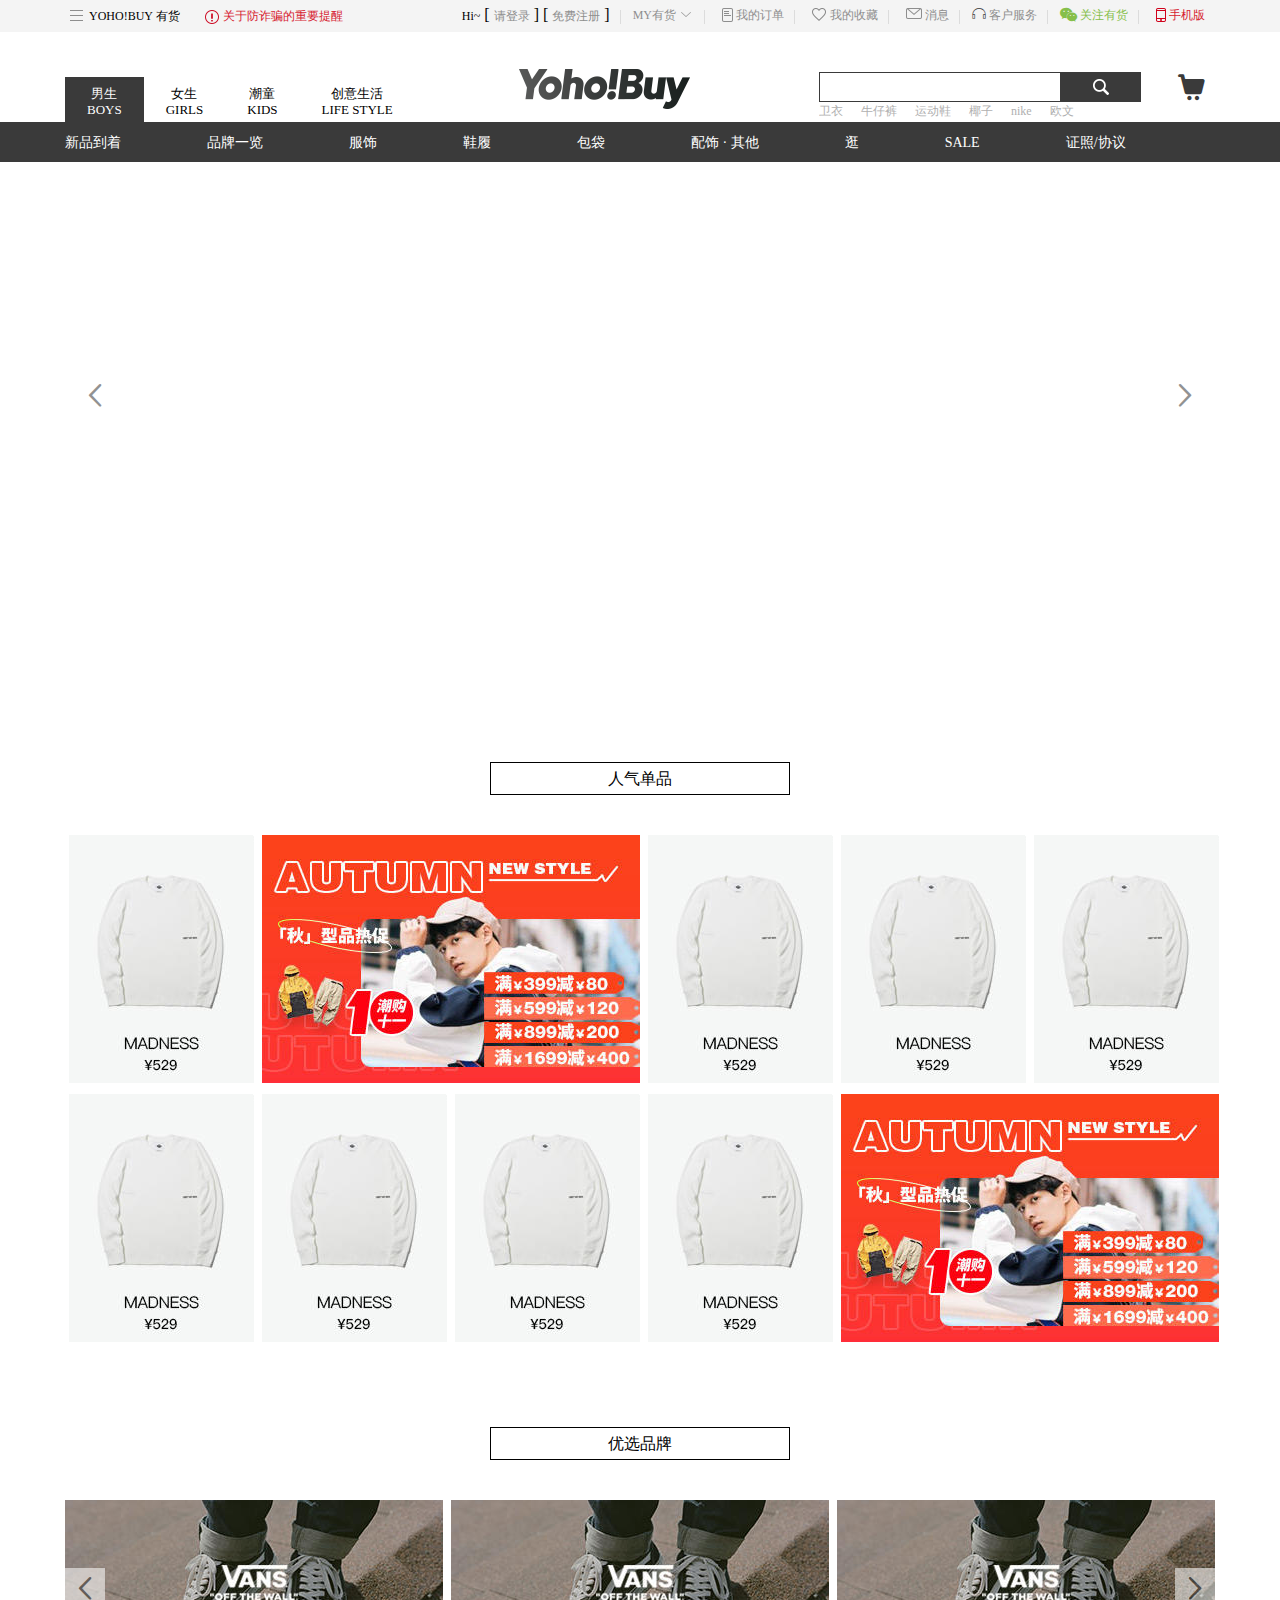
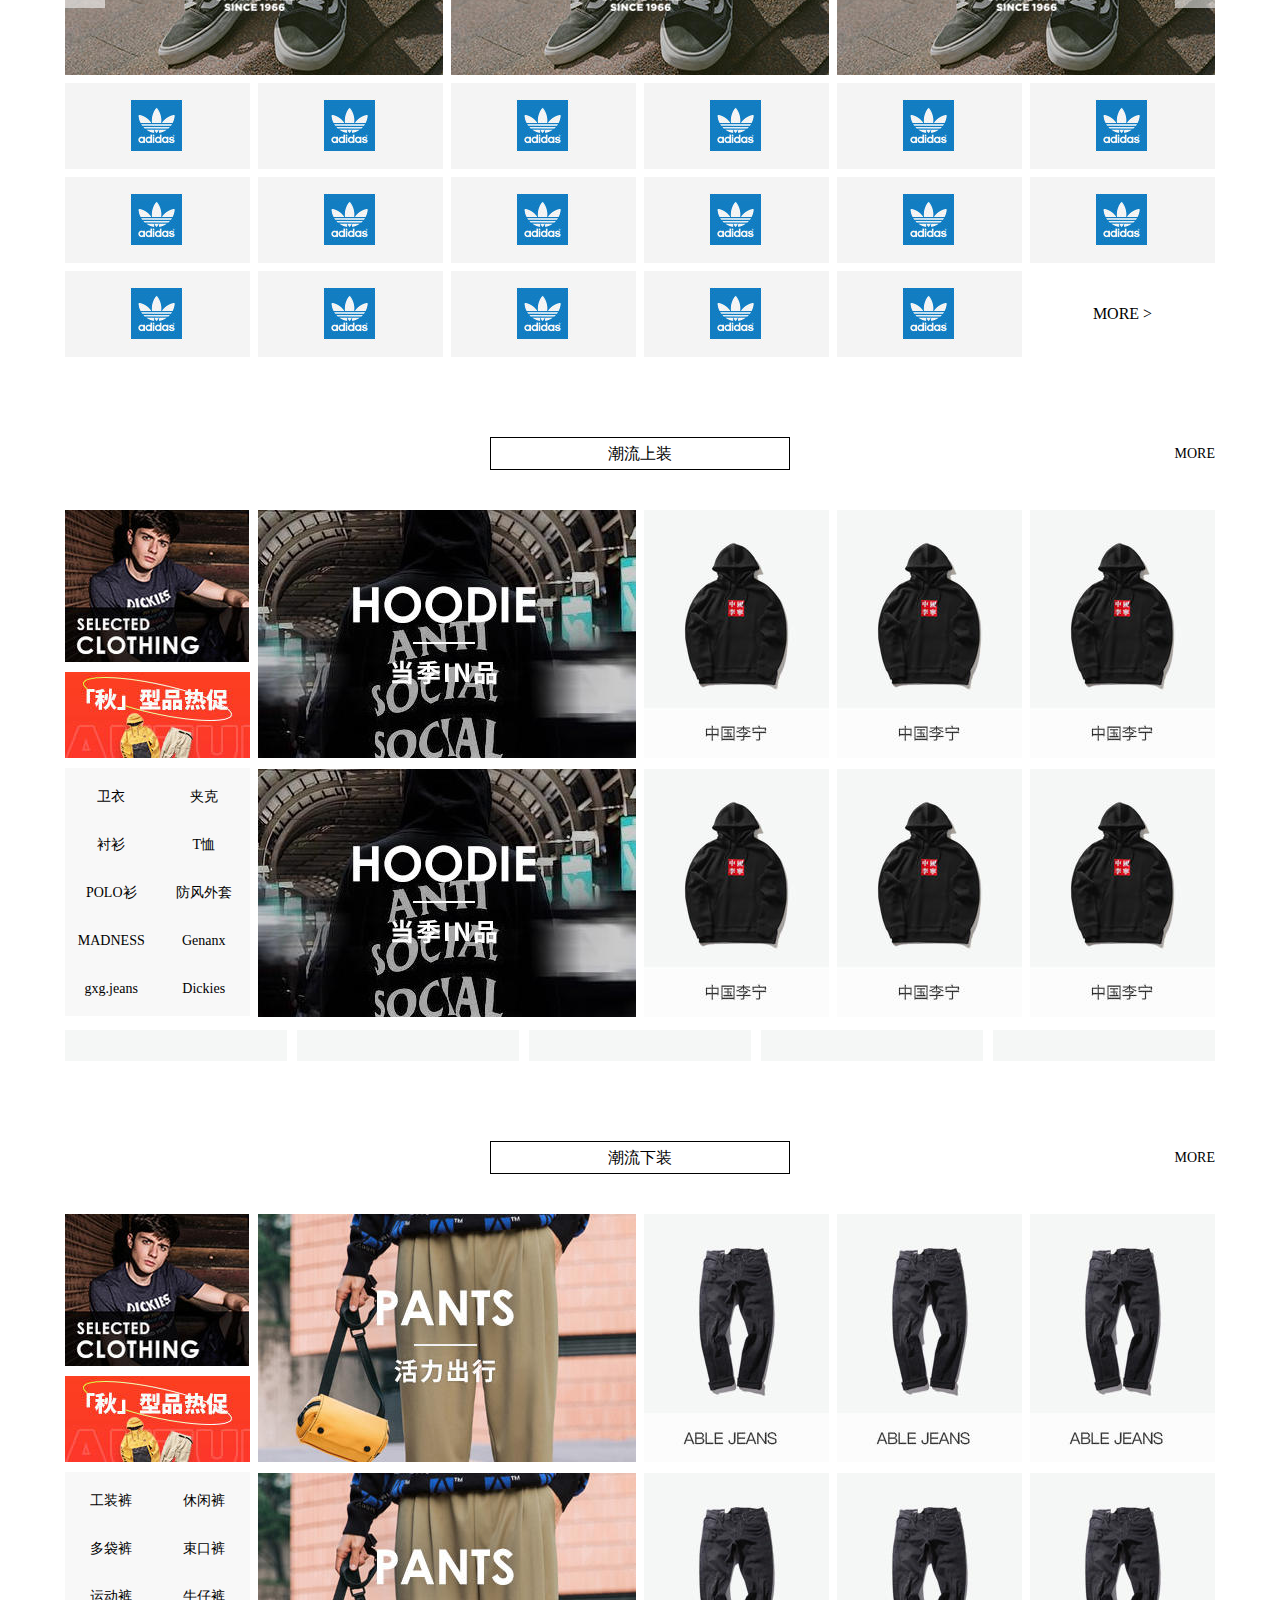
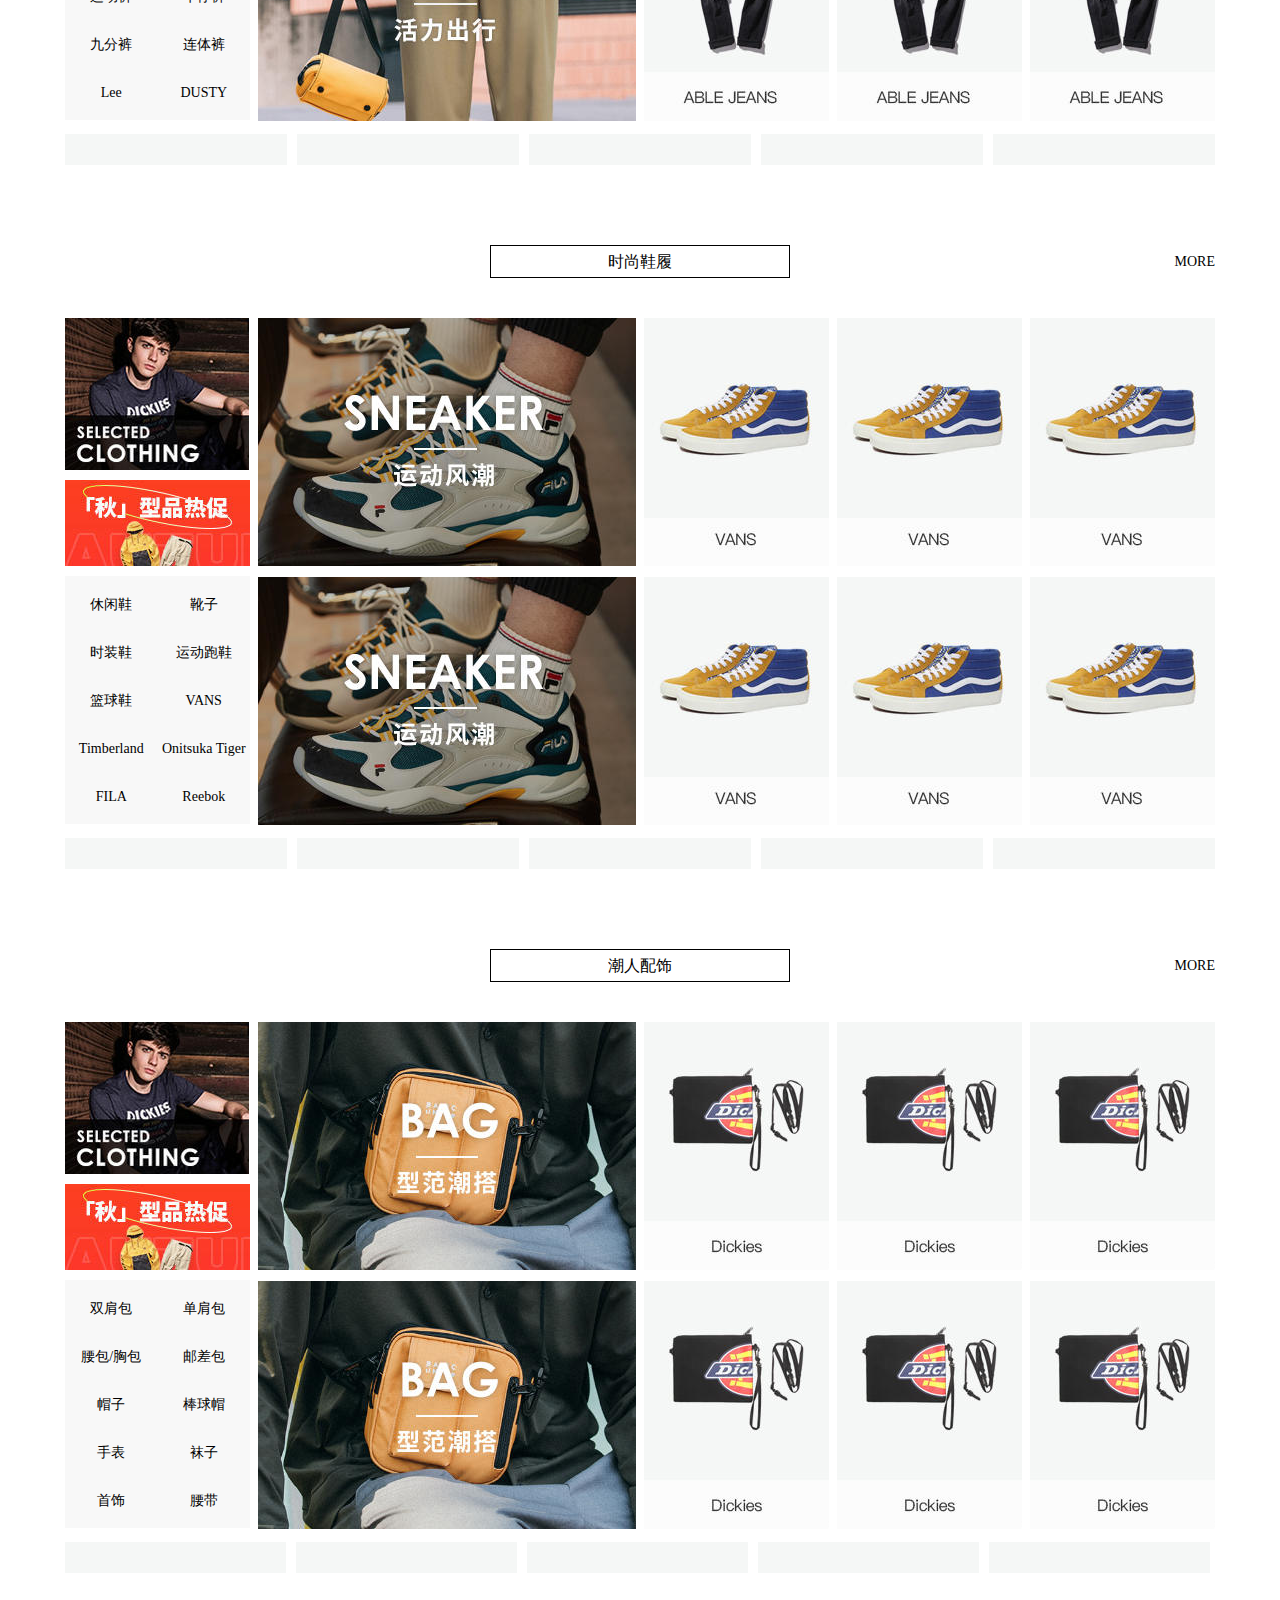
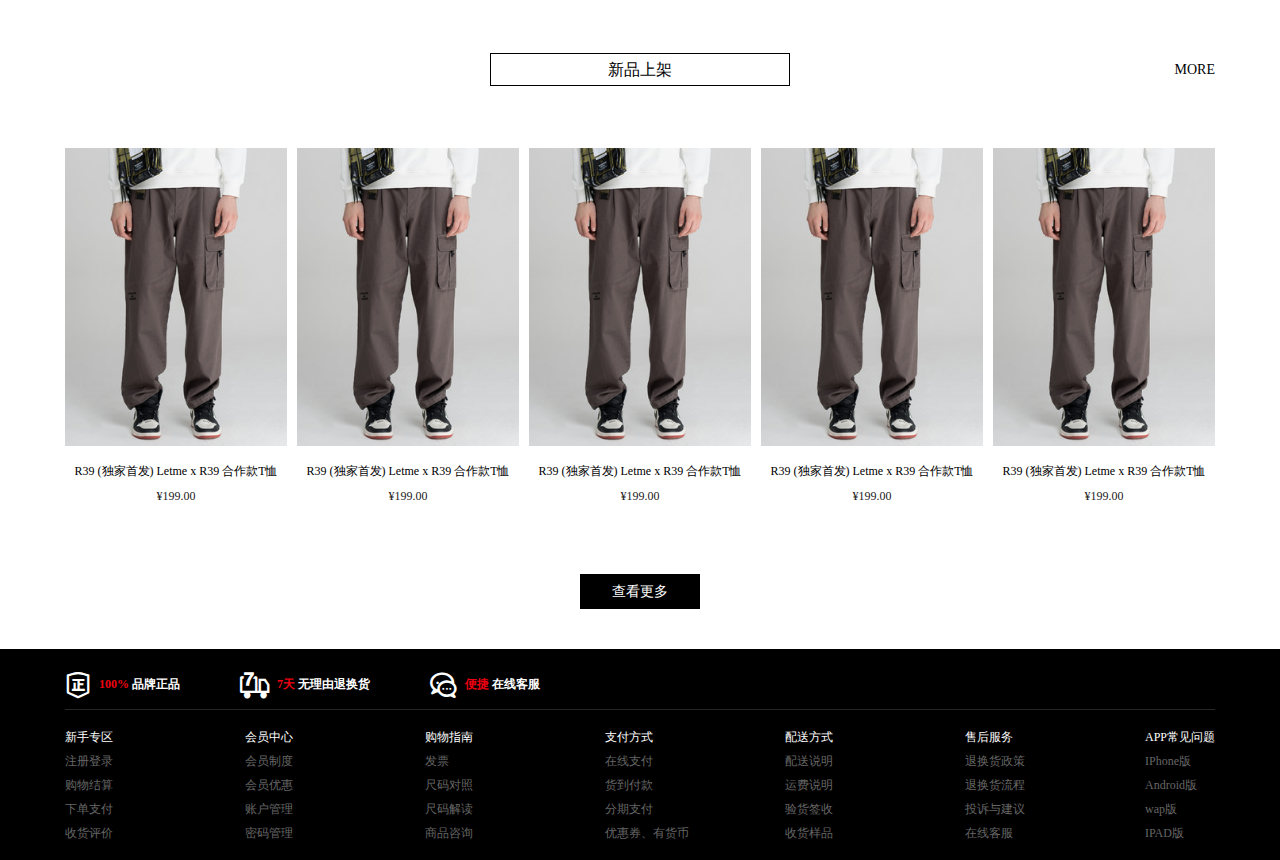
<file: yohoo_fake/src/index.html>
<!DOCTYPE html>
<html lang="en">

<head>
    <meta charset="UTF-8">
    <meta name="viewport" content="width=device-width, initial-scale=1.0">
    <meta http-equiv="X-UA-Compatible" content="ie=edge">
    <meta name="keywords" content="SALE,男装SALE,男装折扣">
    <meta name="description"
        content="YOHO!BUY有货SALE频道提供男装折扣，精致品牌男装sale,男装,针织衫,外套 卫衣,衬衫,T恤/POLO衫,裤子,品牌男鞋等限时特惠。YOHO!BUY有货男装折扣,100%正品保证！">
    <link rel="stylesheet" href="css/reset.css">
    <link rel="stylesheet" href="css/public.css">
    <link rel="stylesheet" href="css/style.css">
    <title>SALE|男装SALE,男装折扣|YOHO!BUY有货</title>
</head>

<body>
    <!------------------------ 头部开始 ------------------------>
    <div id="yoho-header">
        <!-- 头部工具栏 -->
        <div class="tool-wrap">
            <div class="content center-content">
                <div class="group-map">
                    <span class="iconfont"></span>
                    <a href="javascript:;">YOHO!BUY 有货</a>
                    <ul class="group-list">
                        <li>
                            <a href="javascript:;" class="yoho-group">YOHO!</a>
                        </li>
                        <li>
                            <a href="javascript:;" class="yoho-group">YOHO!BOYS</a>
                        </li>
                        <li>
                            <a href="javascript:;" class="yoho-group" r>YOHO!GIRLS</a>
                        </li>
                        <li>
                            <a href="javascript:;" class="yoho-group">Mars</a>
                        </li>
                        <li>
                            <a href="javascript:;" class="yoho-group">YO'HOOD</a>
                        </li>
                    </ul>
                </div>
                <div class="zhapian-info">
                    <span class="iconfont"></span>
                    <a href="javascript:;">关于防诈骗的重要提醒</a>
                </div>
                <!-- 右侧栏 -->
                <div class="main-tools">
                    <ul>
                        <li id="loginBox">
                            <span class="hi">Hi~</span>
                            [ <a id="signin-url" href="javascript:;" class="loginbar">请登录</a> ]
                            [ <a id="reg-url" href="javascript:;" class="registbar">免费注册</a> ]
                        </li>
                        <li class="myyoho" id="myYohoBox">
                            <span class="tag-seprate"></span>
                            <a href="javascript:;">MY有货</a>
                            <span class="iconfont"></span>
                        </li>
                        <li class="myorder">
                            <span class="tag-seprate"></span>
                            <span class="iconfont"></span>
                            <a href="javascript:;">我的订单</a>
                        </li>
                        <li class="mycollect">
                            <span class="tag-seprate"></span>
                            <span class="iconfont"></span>
                            <a href="javascript:;">我的收藏</a>
                        </li>
                        <li class="message">
                            <span class="tag-seprate"></span>
                            <span class="iconfont"></span>
                            <a href="javascript:;">消息</a>
                        </li>
                        <li class="help nav-drop-down-container">
                            <span class="tag-seprate"></span>
                            <span class="iconfont1" style="float: left;font-size: 14px;margin-right: 3px;"></span>
                            <a href="#">客户服务</a>
                            <!-- <ul class="nav-drop-down" style="display: none;">
                                <li>
                                    <a href="javascript:;" target="_blank">在线客服</a>
                                </li>
                                <li>
                                    <a href="javascript:;">帮助中心</a>
                                </li>
                            </ul> -->
                        </li>
                        <li class="we-chat download-code">
                            <span class="tag-seprate"></span>
                            <span class="iconfont1"
                                style="float: left;font-size: 14px;color: #86bf4a;margin-right: 3px;"></span>
                            <a href="">关注有货</a>
                            <div class="download-app-box">
                                <div class="we-chat-img code-img"></div>
                                <h5 class="qr-words">微信扫一扫</h5>
                                <h5 class="qr-words">关注公众号，送球鞋</h5>
                            </div>
                        </li>
                        <li class="phoneapp download-code" id="phoneApp">
                            <span class="tag-seprate"></span>
                            <span class="iconfont"></span>
                            <a href="javascript:;">手机版</a>
                        </li>
                    </ul>
                </div>
            </div>
        </div>
        <!-- 头部logo区 -->
        <div class="head-wrap">
            <h1 class="main-logo">YOHO!BUY 有货-潮流服饰,潮流女装,潮流男装,时尚潮流购物网站</h1>
            <ul class="main-nav-list">
                <li class="boys cure">
                    <h5 class="name-cn">
                        <a href="javascript:;" style="color: #fff;">男生</a>
                    </h5>
                    <h5 class="name-en">
                        <a href="javascript:; " style="color: #fff;">BOYS</a>
                    </h5>
                </li>
                <li class="girls">
                    <h5 class="name-cn">
                        <a href="javascript:;">女生</a>
                    </h5>
                    <h5 class="name-en">
                        <a href="javascript:;">GIRLS</a>
                    </h5>
                </li>
                <li class="kids">
                    <h5 class="name-cn">
                        <a href="javascript:;">潮童</a>
                    </h5>
                    <h5 class="name-en">
                        <a href="javascript:;">KIDS</a>
                    </h5>
                </li>
                <li class="lifestyle">
                    <h5 class="name-cn">
                        <a href="javascript:;">创意生活</a>
                    </h5>
                    <h5 class="name-en">
                        <a href="javascript:;">LIFE STYLE</a>
                    </h5>
                </li>
            </ul>
            <div class="func-area">
                <div class="search">
                    <form action="" method="" id="search-form">
                        <input class="search-key" style="color: rgb(153, 153, 153);">
                        <a class="search-btn" href="javascript:;"></a>
                    </form>
                    <ul class="search-hot">
                        <li><a href="javascript:;">卫衣</a></li>
                        <li><a href="javascript:;">牛仔裤</a></li>
                        <li><a href="javascript:;">运动鞋</a></li>
                        <li><a href="javascript:;">椰子</a></li>
                        <li><a href="javascript:;">nike</a></li>
                        <li><a href="javascript:;"> 欧文</a></li>
                    </ul>
                    <div class="go-cart">
                        <a href="javascript:;">
                            <span class="iconfont1 "></span>
                        </a>
                    </div>
                </div>
            </div>
        </div>
        <!-- 头部导航区 -->
        <div class="nav-wrap">
            <div class="center-content">
                <ul class="sub-nav-list">
                    <li><a href="javascript:;" class="white">新品到着</a></li>
                    <li><a href="javascript:;" class="white">品牌一览</a></li>
                    <li class="clothes">
                        <a href="javascript:;" class="white">服饰</a>
                        <div class="third-nav-wrapper">
                            <div class="center-content">
                                <dl class="category-list bordernone">
                                    <dt>
                                        <h3 class=""><a href="javascript:;">上装</a></h3>
                                    </dt>
                                    <dd>
                                        <a href="javascript:;" class="hot">卫衣</a>
                                    </dd>
                                    <dd>
                                        <a href="javascript:;" class="hot">夹克</a>
                                    </dd>
                                    <dd>
                                        <a href="javascript:;">衬衫</a>
                                    </dd>
                                    <dd>
                                        <a href="javascript:;">T恤</a>
                                    </dd>
                                    <dd>
                                        <a href="javascript:;">POLO衫</a>
                                    </dd>
                                    <dt>
                                        <h3 class=""><a href="javascript:;">下装</a></h3>
                                    </dt>
                                    <dd>
                                        <a href="javascript:;" class="hot">休闲裤</a>
                                    </dd>
                                    <dd>
                                        <a href="javascript:;">牛仔裤</a>
                                    </dd>
                                </dl>
                                <dl class="category-list">
                                    <dd>
                                        <a href="javascript:;">运动裤</a>
                                    </dd>
                                    <dd>
                                        <a href="javascript:;">短裤</a>
                                    </dd>
                                    <dt>
                                        <h3 class=""><a href="javascript:;">热门品牌</a></h3>
                                    </dt>
                                    <dd>
                                        <a href="javascript:;">MADNESS</a>
                                    </dd>
                                    <dd>
                                        <a href="javascript:;">Genanx</a>
                                    </dd>
                                    <dd>
                                        <a href="javascript:;">Dickies</a>
                                    </dd>
                                    <dd>
                                        <a href="javascript:;" class="hot">STORE by NIGO®</a>
                                    </dd>
                                    <dd>
                                        <a href="javascript:;">gxg.jeans</a>
                                    </dd>
                                    <dd>
                                        <a href="javascript:;">:CHOCOOLATE</a>
                                    </dd>
                                </dl>
                                <dl class="category-list">
                                    <dd>
                                        <a href="javascript:;" class="hot">MAMC</a>
                                    </dd>
                                    <dd>
                                        <a href="javascript:;">DUSTY</a>
                                    </dd>
                                    <dd>
                                        <a href="javascript:;">viishow</a>
                                    </dd>
                                    <dd>
                                        <a href="javascript:;" class="hot">NOTHOMME</a>
                                    </dd>
                                    <dd>
                                        <a href="javascript:;">SuaMoment</a>
                                    </dd>
                                    <dd>
                                        <a href="javascript:;">鬼洗</a>
                                    </dd>
                                    <dd>
                                        <a href="javascript:;">黑鲸</a>
                                    </dd>
                                </dl>
                                <a href="javascript:;"><img src="./img/01b9fb0416a35473b24f8fd2aae06a6ec8.jpg"></a>
                            </div>
                        </div>

                    </li>
                    <li><a href="javascript:;" class="white">鞋履</a> </li>
                    <li><a href="javascript:;" class="white">包袋</a> </li>
                    <li><a href="javascript:;" class="white">配饰 · 其他</a> </li>
                    <li><a href="javascript:;" class="white">逛</a> </li>
                    <li><a href="javascript:;" class="white">SALE</a></li>
                    <li><a href="javascript:;" class="white">证照/协议</a></li>
                </ul>
            </div>
        </div>
    </div>
    <!------------------------ banner区域 --------------------->
    <div id="slide-container">
        <div class="slide-wrapper">
            <div class="slide-switch ">
                <a class="prev" href="javascript:;">
                    <span class="iconfont1"></span>
                </a>
                <a class="next" href="javascript:;">
                    <span class="iconfont1"></span>
                </a>
            </div>
            <ul class=" center-content1 ">
                <li></li>
                <li></li>
                <li></li>
                <li></li>
                <li></li>
                <li></li>
                <li></li>
                <li></li>
            </ul>
        </div>
        <div class="thumb-pagination" style="overflow: hidden">
            <ul class="clearfix">
                <!-- <li >
                    <a href="javascript:;" target="_blank"></a>
                    <img src="./img/2.jpg" alt="">
                </li>
                <li>
                    <a href="javascript:;" target="_blank"></a>
                    <img src="./img/2.jpg" alt="">
                </li>
                <li>
                    <a href="javascript:;" target="_blank"></a>
                    <img src="./img/2.jpg" alt="">
                </li>
                <li>
                    <a href="javascript:;" target="_blank"></a>
                    <img src="./img/2.jpg" alt="">
                </li>
                <li>
                    <a href="javascript:;" target="_blank"></a>
                    <img src="./img/2.jpg" alt="">
                </li>
                <li>
                    <a href="javascript:;" target="_blank"></a>
                    <img src="./img/2.jpg" alt="">
                </li>
                <li>
                    <a href="javascript:;" target="_blank"></a>
                    <img src="./img/2.jpg" alt="">
                </li>
                <li>
                    <a href="javascript:;" target="_blank"></a>
                    <img src="./img/2.jpg" alt="">
                </li> -->
            </ul>
        </div>
    </div>
    <!----------------------- 内容区 --------------------->
    <!-- 人气单品 -->
    <div id="rqdp" class="singlehot-wrap louceng">
        <div class="singlehot ">
            <!-- 标题 -->
            <div class="floor-header">
                <h2 class="floor-title">人气单品</h2>
            </div>
            <ul>
                <li>
                    <a href="javascript:;" target="_blank">
                        <img alt="" src="./img/rqdp1.jpg">
                    </a>
                </li>
                <li>
                    <a class="impo1" href="javascript:;" target="_blank">
                        <img alt="" src="./img/rqdp2.jpg">
                    </a>
                </li>
                <li>
                    <a class="impo1" href="javascript:;" target="_blank">
                        <img alt="" src="./img/rqdp1.jpg">
                    </a>
                </li>
                <li>
                    <a class="impo1" href="javascript:;" target="_blank">
                        <img alt="" src="./img/rqdp1.jpg">
                    </a>
                </li>
                <li>
                    <a class="impo1" href="javascript:;" target="_blank">
                        <img alt="" src="./img/rqdp1.jpg">
                    </a>
                </li>
                <li>
                    <a class="impo1" href="javascript:;" target="_blank">
                        <img alt="" src="./img/rqdp1.jpg">
                    </a>
                </li>
                <li>
                    <a class="impo1" href="javascript:;" target="_blank">
                        <img alt="" src="./img/rqdp1.jpg">
                    </a>
                </li>
                <li>
                    <a class="impo1" href="javascript:;" target="_blank">
                        <img alt="" src="./img/rqdp1.jpg">
                    </a>
                </li>
                <li>
                    <a class="impo1" href="javascript:;" target="_blank">
                        <img alt="" src="./img/rqdp1.jpg">
                    </a>
                </li>
                <li>
                    <a class="impo1" href="javascript:;" target="_blank">
                        <img alt="" src="./img/rqdp2.jpg">
                    </a>
                </li>
            </ul>
        </div>
    </div>
    <!-- 优选品牌 -->
    <div id="yxpp" class="Optimizing-brand louceng">


        <div class="floor-header">
            <h2 class="floor-title">优选品牌</h2>
        </div>
        <div class="preference-brand center-content1">
            <div class="img-brand">
                <ul class="img-list ">
                    <li class="img-item">
                        <a href="javascript:;" target="_blank">
                            <img src="./img/yxpp1.jpg" alt="">
                        </a>
                    </li>
                    <li class="img-item">
                        <a href="javascript:;" target="_blank">
                            <img src="./img/yxpp1.jpg" alt="">
                        </a>
                    </li>
                    <li class="img-item" style="margin-right: 0;">
                        <a href="javascript:;" target="_blank" title="">
                            <img src="./img/yxpp1.jpg" alt="">
                        </a>
                    </li>
                    <!-- <li class="img-item">
                    <a href="javascript:;" target="_blank" title="">
                        <img src="" alt="">
                    </a>
                </li>
                <li class="img-item">
                    <a href="javascript:;" target="_blank" title="">
                        <img src="" alt="">
                    </a>
                </li>
                <li class="img-item">
                    <a href="javascript:;" target="_blank" title="">
                        <img src="" alt="">
                    </a>
                </li> -->
                </ul>
                <a class="prev arrow" href="javascript:;">
                    <span class="iconfont1"></span>
                </a>
                <a class="next arrow" href="javascript:;">
                    <span class="iconfont1"></span>
                </a>
            </div>
            <div class="logo-brand imgopacity logos-16">
                <ul>
                    <li>
                        <a href="javascript:;" target="_blank" title="">
                            <img alt="" src="./img/yxpp_logo.jpg">
                        </a>
                    </li>
                    <li>
                        <a href="javascript:;" target="_blank" title="">
                            <img alt="" src="./img/yxpp_logo.jpg">
                        </a>
                    </li>
                    <li>
                        <a href="javascript:;" target="_blank" title="">
                            <img alt="" src="./img/yxpp_logo.jpg">
                        </a>
                    </li>
                    <li>
                        <a href="javascript:;" target="_blank" title="">
                            <img alt="" src="./img/yxpp_logo.jpg">
                        </a>
                    </li>
                    <li>
                        <a href="javascript:;" target="_blank" title="">
                            <img alt="" src="./img/yxpp_logo.jpg">
                        </a>
                    </li>
                    <li style="margin-right: 0;">
                        <a href="javascript:;" target="_blank" title="">
                            <img alt="" src="./img/yxpp_logo.jpg">
                        </a>
                    </li>
                    <li>
                        <a href="javascript:;" target="_blank" title="">
                            <img alt="" src="./img/yxpp_logo.jpg">
                        </a>
                    </li>
                    <li>
                        <a href="javascript:;" target="_blank" title="">
                            <img alt="" src="./img/yxpp_logo.jpg">
                        </a>
                    </li>
                    <li>
                        <a href="javascript:;" target="_blank" title="">
                            <img alt="" src="./img/yxpp_logo.jpg">
                        </a>
                    </li>
                    <li>
                        <a href="javascript:;" target="_blank" title="">
                            <img alt="" src="./img/yxpp_logo.jpg">
                        </a>
                    </li>
                    <li>
                        <a href="javascript:;" target="_blank" title="">
                            <img alt="" src="./img/yxpp_logo.jpg">
                        </a>
                    </li>
                    <li style="margin-right: 0;">
                        <a href="javascript:;" target="_blank" title="">
                            <img alt="" src="./img/yxpp_logo.jpg">
                        </a>
                    </li>
                    <li>
                        <a href="javascript:;" target="_blank" title="">
                            <img alt="" src="./img/yxpp_logo.jpg">
                        </a>
                    </li>
                    <li>
                        <a href="javascript:;" target="_blank" title="">
                            <img alt="" src="./img/yxpp_logo.jpg">
                        </a>
                    </li>
                    <li>
                        <a href="javascript:;" target="_blank" title="">
                            <img alt="" src="./img/yxpp_logo.jpg">
                        </a>
                    </li>
                    <li>
                        <a href="javascript:;" target="_blank" title="">
                            <img alt="" src="./img/yxpp_logo.jpg">
                        </a>
                    </li>
                    <li>
                        <a href="javascript:;" target="_blank" title="">
                            <img alt="" src="./img/yxpp_logo.jpg">
                        </a>
                    </li>
                    <li style="margin-right: 0;">
                        <a href="javascript:;" target="_blank" style="color: #000;font-size: 16px;">MORE &gt;</a>
                    </li>
                </ul>
            </div>

        </div>
    </div>
    <!-- 潮流上装 -->
    <div id="clsz" class="tpl-recommend center-content1 louceng">
        <div class="floor-header ">
            <h2 class="floor-title ">潮流上装</h2>
            <a target="_blank" href="javascript:;">MORE</a>
        </div>
        <div class="tpl-body center-content1">
            <div class="tpl-nav">
                <div class="tpl-keywords">
                    <a class="keywords0" title="" href="javascript:;" target="_blank">
                        <img alt="" src="./img/clsz1.jpg">
                    </a>
                    <a class="keywords1" href="javascript:;" target="_blank">
                        <img alt="" src="./img/clsz2.jpg">
                    </a>
                </div>
                <div class="tpl-category ">
                    <a href="javascript:;" target="_blank">卫衣</a>
                    <a href="javascript:;" target="_blank">夹克</a>
                    <a href="javascript:;" target="_blank">衬衫</a>
                    <a href="javascript:;" target="_blank">T恤</a>
                    <a href="javascript:;" target="_blank">POLO衫</a>
                    <a href="javascript:;" target="_blank">防风外套</a>
                    <a href="javascript:;" target="_blank">MADNESS</a>
                    <a href="javascript:;" target="_blank">Genanx</a>
                    <a href="javascript:;" target="_blank">gxg.jeans</a>
                    <a href="javascript:;" target="_blank">Dickies</a>
                    <a href="javascript:;" target="_blank">viishow</a>
                    <a href="javascript:;" target="_blank">Levi's</a>
                </div>
            </div>
            <!-- 中部栏 -->
            <div class="tpl-brands imgopacity ">
                <ul>
                    <li style="margin-top: 0;">
                        <a title="卫衣" href="javascript:;" target="_blank">
                            <img alt="" src="./img/clsz3.jpg">
                        </a>
                    </li>
                    <li>
                        <a title="" href="javascript:;" target="_blank">
                            <img alt="" src="./img/clsz3.jpg">
                        </a>
                    </li>
                </ul>
            </div>
            <!-- 右侧栏 -->
            <div class="tpl-types imgopacity ">
                <ul>
                    <li>
                        <a title="" href="javascript:;" target="_blank">
                            <img alt="" src="./img/clsz4.jpg">
                        </a>
                    </li>
                    <li>
                        <a title="" href="javascript:;" target="_blank">
                            <img alt="" src="./img/clsz4.jpg">
                        </a>
                    </li>
                    <li>
                        <a title="" href="javascript:;" target="_blank">
                            <img alt="" src="./img/clsz4.jpg">
                        </a>
                    </li>
                    <li>
                        <a title="" href="javascript:;" target="_blank">
                            <img alt="" src="./img/clsz4.jpg">
                        </a>
                    </li>
                    <li>
                        <a title="" href="javascript:;" target="_blank">
                            <img alt="" src="./img/clsz4.jpg">
                        </a>
                    </li>
                    <li>
                        <a title="" href="javascript:;" target="_blank">
                            <img alt="" src="./img/clsz4.jpg">
                        </a>
                    </li>
                </ul>
            </div>
        </div>
        <!-- 尾部 -->
        <div class="tpl-products imgopacity center-content">
            <ul>
                <li style="margin-left: 0;">
                    <a href="javascript:;" title="" target="_blank">
                        <img alt="" src="./img/clsz5.jpg">
                    </a>
                </li>
                <li>
                    <a href="javascript:;" title="" target="_blank">
                        <img alt="" src="./img/clsz5.jpg">
                    </a>
                </li>
                <li>
                    <a href="javascript:;" title="" target="_blank">
                        <img alt="" src="./img/clsz5.jpg">
                    </a>
                </li>
                <li>
                    <a href="javascript:;" title="" target="_blank">
                        <img alt="" src="./img/clsz5.jpg">
                    </a>
                </li>
                <li>
                    <a href="javascript:;" title="" target="_blank">
                        <img alt="" src="./img/clsz5.jpg">
                    </a>
                </li>
            </ul>
        </div>
    </div>
    <!-- 潮流下装 -->
    <div id="clxz" class="tpl-recommend center-content1 louceng">
        <div class="floor-header ">
            <h2 class="floor-title ">潮流下装</h2>
            <a target="_blank" href="javascript:;">MORE</a>
        </div>
        <div class="tpl-body center-content1">
            <div class="tpl-nav">
                <div class="tpl-keywords">
                    <a class="keywords0" title="" href="javascript:;" target="_blank">
                        <img alt="" src="./img/clsz1.jpg">
                    </a>
                    <a class="keywords1" href="javascript:;" target="_blank">
                        <img alt="" src="./img/clsz2.jpg">
                    </a>
                </div>
                <div class="tpl-category ">
                    <a href="javascript:;" target="_blank">工装裤</a>
                    <a href="javascript:;" target="_blank">休闲裤</a>
                    <a href="javascript:;" target="_blank">多袋裤</a>
                    <a href="javascript:;" target="_blank">束口裤</a>
                    <a href="javascript:;" target="_blank">运动裤</a>
                    <a href="javascript:;" target="_blank">牛仔裤</a>
                    <a href="javascript:;" target="_blank">九分裤</a>
                    <a href="javascript:;" target="_blank">连体裤</a>
                    <a href="javascript:;" target="_blank">Lee</a>
                    <a href="javascript:;" target="_blank">DUSTY</a>
                    <a href="javascript:;" target="_blank">NOTHOMME</a>
                    <a href="javascript:;" target="_blank">黑鲸</a>
                </div>
            </div>
            <!-- 中部栏 -->
            <div class="tpl-brands imgopacity ">
                <ul>
                    <li style="margin-top: 0;">
                        <a title="卫衣" href="javascript:;" target="_blank">
                            <img alt="" src="./img/clxz1.jpg">
                        </a>
                    </li>
                    <li>
                        <a title="" href="javascript:;" target="_blank">
                            <img alt="" src="./img/clxz1.jpg">
                        </a>
                    </li>
                </ul>
            </div>
            <!-- 右侧栏 -->
            <div class="tpl-types imgopacity ">
                <ul>
                    <li>
                        <a title="" href="javascript:;" target="_blank">
                            <img alt="" src="./img/clxz2.jpg">
                        </a>
                    </li>
                    <li>
                        <a title="" href="javascript:;" target="_blank">
                            <img alt="" src="./img/clxz2.jpg">
                        </a>
                    </li>
                    <li>
                        <a title="" href="javascript:;" target="_blank">
                            <img alt="" src="./img/clxz2.jpg">
                        </a>
                    </li>
                    <li>
                        <a title="" href="javascript:;" target="_blank">
                            <img alt="" src="./img/clxz2.jpg">
                        </a>
                    </li>
                    <li>
                        <a title="" href="javascript:;" target="_blank">
                            <img alt="" src="./img/clxz2.jpg">
                        </a>
                    </li>
                    <li>
                        <a title="" href="javascript:;" target="_blank">
                            <img alt="" src="./img/clxz2.jpg">
                        </a>
                    </li>
                </ul>
            </div>
        </div>
        <!-- 尾部 -->
        <div class="tpl-products imgopacity center-content">
            <ul>
                <li style="margin-left: 0;">
                    <a href="javascript:;" title="" target="_blank">
                        <img alt="" src="./img/clxz3.jpg">
                    </a>
                </li>
                <li>
                    <a href="javascript:;" title="" target="_blank">
                        <img alt="" src="./img/clxz3.jpg">
                    </a>
                </li>
                <li>
                    <a href="javascript:;" title="" target="_blank">
                        <img alt="" src="./img/clxz3.jpg">
                    </a>
                </li>
                <li>
                    <a href="javascript:;" title="" target="_blank">
                        <img alt="" src="./img/clxz3.jpg">
                    </a>
                </li>
                <li>
                    <a href="javascript:;" title="" target="_blank">
                        <img alt="" src="./img/clxz3.jpg">
                    </a>
                </li>
            </ul>
        </div>
    </div>
    <!-- 时尚鞋履 -->
    <div id="ssxl" class="tpl-recommend center-content1 louceng">
        <div class="floor-header ">
            <h2 class="floor-title ">时尚鞋履</h2>
            <a target="_blank" href="javascript:;">MORE</a>
        </div>
        <div class="tpl-body center-content1">
            <div class="tpl-nav">
                <div class="tpl-keywords">
                    <a class="keywords0" title="" href="javascript:;" target="_blank">
                        <img alt="" src="./img/clsz1.jpg">
                    </a>
                    <a class="keywords1" href="javascript:;" target="_blank">
                        <img alt="" src="./img/clsz2.jpg">
                    </a>
                </div>
                <div class="tpl-category ">
                    <a href="javascript:;" target="_blank">休闲鞋</a>
                    <a href="javascript:;" target="_blank">靴子</a>
                    <a href="javascript:;" target="_blank">时装鞋</a>
                    <a href="javascript:;" target="_blank">运动跑鞋</a>
                    <a href="javascript:;" target="_blank">篮球鞋</a>
                    <a href="javascript:;" target="_blank">VANS</a>
                    <a href="javascript:;" target="_blank">Timberland</a>
                    <a href="javascript:;" target="_blank">Onitsuka Tiger</a>
                    <a href="javascript:;" target="_blank">FILA</a>
                    <a href="javascript:;" target="_blank">Reebok</a>
                    <a href="javascript:;" target="_blank">Dr.Martens</a>
                    <a href="javascript:;" target="_blank">GUIDI</a>
                </div>
            </div>
            <!-- 中部栏 -->
            <div class="tpl-brands imgopacity ">
                <ul>
                    <li style="margin-top: 0;">
                        <a title="卫衣" href="javascript:;" target="_blank">
                            <img alt="" src="./img/xiezi1.jpg">
                        </a>
                    </li>
                    <li>
                        <a title="" href="javascript:;" target="_blank">
                            <img alt="" src="./img/xiezi1.jpg">
                        </a>
                    </li>
                </ul>
            </div>
            <!-- 右侧栏 -->
            <div class="tpl-types imgopacity ">
                <ul>
                    <li>
                        <a title="" href="javascript:;" target="_blank">
                            <img alt="" src="./img/xiezi2.jpg">
                        </a>
                    </li>
                    <li>
                        <a title="" href="javascript:;" target="_blank">
                            <img alt="" src="./img/xiezi2.jpg">
                        </a>
                    </li>
                    <li>
                        <a title="" href="javascript:;" target="_blank">
                            <img alt="" src="./img/xiezi2.jpg">
                        </a>
                    </li>
                    <li>
                        <a title="" href="javascript:;" target="_blank">
                            <img alt="" src="./img/xiezi2.jpg">
                        </a>
                    </li>
                    <li>
                        <a title="" href="javascript:;" target="_blank">
                            <img alt="" src="./img/xiezi2.jpg">
                        </a>
                    </li>
                    <li>
                        <a title="" href="javascript:;" target="_blank">
                            <img alt="" src="./img/xiezi2.jpg">
                        </a>
                    </li>
                </ul>
            </div>
        </div>
        <!-- 尾部 -->
        <div class="tpl-products imgopacity center-content">
            <ul>
                <li style="margin-left: 0;">
                    <a href="javascript:;" title="" target="_blank">
                        <img alt="" src="./img/xiezi3.jpg">
                    </a>
                </li>
                <li>
                    <a href="javascript:;" title="" target="_blank">
                        <img alt="" src="./img/xiezi3.jpg">
                    </a>
                </li>
                <li>
                    <a href="javascript:;" title="" target="_blank">
                        <img alt="" src="./img/xiezi3.jpg">
                    </a>
                </li>
                <li>
                    <a href="javascript:;" title="" target="_blank">
                        <img alt="" src="./img/xiezi3.jpg">
                    </a>
                </li>
                <li>
                    <a href="javascript:;" title="" target="_blank">
                        <img alt="" src="./img/xiezi3.jpg">
                    </a>
                </li>
            </ul>
        </div>
    </div>
    <!-- 潮人配饰 -->
    <div id="crps" class="tpl-recommend center-content1 louceng">
        <div class="floor-header ">
            <h2 class="floor-title ">潮人配饰</h2>
            <a target="_blank" href="javascript:;">MORE</a>
        </div>
        <div class="tpl-body center-content1">
            <div class="tpl-nav">
                <div class="tpl-keywords">
                    <a class="keywords0" title="" href="javascript:;" target="_blank">
                        <img alt="" src="./img/clsz1.jpg">
                    </a>
                    <a class="keywords1" href="javascript:;" target="_blank">
                        <img alt="" src="./img/clsz2.jpg">
                    </a>
                </div>
                <div class="tpl-category ">
                    <a href="javascript:;" target="_blank">双肩包</a>
                    <a href="javascript:;" target="_blank">单肩包</a>
                    <a href="javascript:;" target="_blank">腰包/胸包</a>
                    <a href="javascript:;" target="_blank">邮差包</a>
                    <a href="javascript:;" target="_blank">帽子</a>
                    <a href="javascript:;" target="_blank">棒球帽</a>
                    <a href="javascript:;" target="_blank">手表</a>
                    <a href="javascript:;" target="_blank">袜子</a>
                    <a href="javascript:;" target="_blank">首饰</a>
                    <a href="javascript:;" target="_blank">腰带</a>
                    <a href="javascript:;" target="_blank">配饰</a>
                    <a href="javascript:;" target="_blank">太阳镜</a>
                </div>
            </div>
            <!-- 中部栏 -->
            <div class="tpl-brands imgopacity ">
                <ul>
                    <li style="margin-top: 0;">
                        <a title="卫衣" href="javascript:;" target="_blank">
                            <img alt="" src="./img/crps1.jpg">
                        </a>
                    </li>
                    <li>
                        <a title="" href="javascript:;" target="_blank">
                            <img alt="" src="./img/crps1.jpg">
                        </a>
                    </li>
                </ul>
            </div>
            <!-- 右侧栏 -->
            <div class="tpl-types imgopacity ">
                <ul>
                    <li>
                        <a title="" href="javascript:;" target="_blank">
                            <img alt="" src="./img/crps2.jpg">
                        </a>
                    </li>
                    <li>
                        <a title="" href="javascript:;" target="_blank">
                            <img alt="" src="./img/crps2.jpg">
                        </a>
                    </li>
                    <li>
                        <a title="" href="javascript:;" target="_blank">
                            <img alt="" src="./img/crps2.jpg">
                        </a>
                    </li>
                    <li>
                        <a title="" href="javascript:;" target="_blank">
                            <img alt="" src="./img/crps2.jpg">
                        </a>
                    </li>
                    <li>
                        <a title="" href="javascript:;" target="_blank">
                            <img alt="" src="./img/crps2.jpg">
                        </a>
                    </li>
                    <li>
                        <a title="" href="javascript:;" target="_blank">
                            <img alt="" src="./img/crps2.jpg">
                        </a>
                    </li>
                </ul>
            </div>
        </div>
        <!-- 尾部 -->
        <div class="tpl-products imgopacity center-content">
            <ul>
                <li style="margin-left: 0;">
                    <a href="javascript:;" title="" target="_blank">
                        <img alt="" src="./img/crps3.jpg">
                    </a>
                </li>
                <li>
                    <a href="javascript:;" title="" target="_blank">
                        <img alt="" src="./img/crps3.jpg">
                    </a>
                </li>
                <li>
                    <a href="javascript:;" title="" target="_blank">
                        <img alt="" src="./img/crps3.jpg">
                    </a>
                </li>
                <li>
                    <a href="javascript:;" title="" target="_blank">
                        <img alt="" src="./img/crps3.jpg">
                    </a>
                </li>
                <li>
                    <a href="javascript:;" title="" target="_blank">
                        <img alt="" src="./img/crps3.jpg">
                    </a>
                </li>
            </ul>
        </div>
    </div>
    <!-- 新品上架 -->
    <div id="newarrivals" class="commodity  louceng">
        <div class="tpl-recommend center-content1">
            <div class="floor-header ">
                <h2 class="floor-title ">新品上架</h2>
                <a target="_blank" href="javascript:;">MORE</a>
            </div>
        </div>

        <div class="goods-container center-content1">
            <div class="good-info">
                <div class="tag-container ">
                </div>
                <div class="good-detail-img">
                    <a class="good-thumb" href="javascript:;" target="_blank">
                        <img src="./img/xpsj.jpg">
                    </a>
                </div>
                <div class="good-detail-text">
                    <a href="javascript:;" target="_blank">R39 (独家首发) Letme x R39 合作款T恤</a>
                    <p class="price">
                        <span class="sale-priceprime-cost">
                            ¥199.00
                        </span>
                    </p>
                </div>
            </div>


            <div class="good-info">
                <div class="tag-container ">
                </div>
                <div class="good-detail-img">
                    <a class="good-thumb" href="javascript:;" target="_blank">
                        <img src="./img/xpsj.jpg">
                    </a>
                </div>
                <div class="good-detail-text">
                    <a href="javascript:;" target="_blank">R39 (独家首发) Letme x R39 合作款T恤</a>
                    <p class="price">
                        <span class="sale-priceprime-cost">
                            ¥199.00
                        </span>
                    </p>
                </div>
            </div>


            <div class="good-info">
                <div class="tag-container ">
                </div>
                <div class="good-detail-img">
                    <a class="good-thumb" href="javascript:;" target="_blank">
                        <img src="./img/xpsj.jpg">
                    </a>
                </div>
                <div class="good-detail-text">
                    <a href="javascript:;" target="_blank">R39 (独家首发) Letme x R39 合作款T恤</a>
                    <p class="price">
                        <span class="sale-priceprime-cost">
                            ¥199.00
                        </span>
                    </p>
                </div>
            </div>


            <div class="good-info">
                <div class="tag-container ">
                </div>
                <div class="good-detail-img">
                    <a class="good-thumb" href="javascript:;" target="_blank">
                        <img src="./img/xpsj.jpg">
                    </a>
                </div>
                <div class="good-detail-text">
                    <a href="javascript:;" target="_blank">R39 (独家首发) Letme x R39 合作款T恤</a>
                    <p class="price">
                        <span class="sale-priceprime-cost">
                            ¥199.00
                        </span>
                    </p>
                </div>
            </div>


            <div class="good-info" style="margin-right:0">
                <div class="tag-container ">
                </div>
                <div class="good-detail-img">
                    <a class="good-thumb" href="javascript:;" target="_blank">
                        <img src="./img/xpsj.jpg">
                    </a>
                </div>
                <div class="good-detail-text">
                    <a href="javascript:;" target="_blank">R39 (独家首发) Letme x R39 合作款T恤</a>
                    <p class="price">
                        <span class="sale-priceprime-cost">
                            ¥199.00
                        </span>
                    </p>
                </div>
            </div>
        </div>





    </div>


    <!--------------------- 查看更多 ------------------>
    <div class="loading">
        <a href="javascript:;" target="_blank">查看更多</a>
    </div>

    <!--------------------- 右侧楼梯栏 ------------------>
    <div id="loutinav">
        <ul>
            <li><span>人气单品</span> </li>
            <li><span>优选品牌</span> </li>
            <li><span>潮流上装</span> </li>
            <li><span>潮流下装</span> </li>
            <li><span>时尚鞋履</span> </li>
            <li><span>潮人配饰</span> </li>
            <li><span>新品上架</span> </li>
            <li class="last">返回顶部</li>
        </ul>
    </div>
    <!--------------------- 表尾 ------------------>

    <div class="yoho-footer">
        <!-- 承诺 -->
        <div class="footerbottom">
            <div class="promise">
                <div class="center-content">
                    <div class="left">
                        <span class="iconfont1 rgbf"></span>
                        <span class="red">100%</span>
                        <span class="rgbf">品牌正品</span>
                    </div>
                    <div class="left">
                        <span class="iconfont1 rgbf"></span>
                        <span class="red">7天</span>
                        <span class="rgbf">无理由退换货</span>
                    </div>
                    <div class="left">
                        <span class="iconfont1 rgbf"></span>
                        <a href="javascript:;" target="_blank" rel="nofollow">
                            <span class="red">便捷</span>
                            <span class="rgbf">在线客服</span>
                        </a>
                    </div>
                </div>
            </div>
        </div>
        <!-- 帮助 -->
        <div class="footer-help">
            <div class="center-content">
                <div class="left">
                    <ul>
                        <li class="left">
                            <p>
                                <span>新手专区</span>
                            </p>
                            <p>
                                <a href="javascript:;" target="_blank">注册登录</a>
                            </p>
                            <p>
                                <a href="javascript:;" target="_blank">购物结算</a>
                            </p>
                            <p>
                                <a href="javascript:;" target="_blank">下单支付</a>
                            </p>
                            <p>
                                <a href="javascript:;" target="_blank">收货评价</a>
                            </p>
                        </li>
                        <li class="left">
                            <p>
                                <span>会员中心</span>
                            </p>
                            <p>
                                <a href="javascript:;" target="_blank">会员制度</a>
                            </p>
                            <p>
                                <a href="javascript:;" target="_blank">会员优惠</a>
                            </p>
                            <p>
                                <a href="javascript:;" target="_blank">账户管理</a>
                            </p>
                            <p>
                                <a href="javascript:;" target="_blank">密码管理</a>
                            </p>
                        </li>
                        <li class="left">
                            <p>
                                <span>购物指南</span>
                            </p>
                            <p>
                                <a href="javascript:;" target="_blank">发票</a>
                            </p>
                            <p>
                                <a href="javascript:;" target="_blank">尺码对照</a>
                            </p>
                            <p>
                                <a href="javascript:;" target="_blank">尺码解读</a>
                            </p>
                            <p>
                                <a href="javascript:;" target="_blank">商品咨询</a>
                            </p>
                        </li>
                        <li class="left">
                            <p>
                                <span>支付方式</span>
                            </p>
                            <p>
                                <a href="javascript:;" target="_blank">在线支付</a>
                            </p>
                            <p>
                                <a href="javascript:;" target="_blank">货到付款</a>
                            </p>
                            <p>
                                <a href="javascript:;" target="_blank">分期支付</a>
                            </p>
                            <p>
                                <a href="javascript:;" target="_blank">优惠券、有货币</a>
                            </p>
                        </li>
                        <li class="left">
                            <p>
                                <span>配送方式</span>
                            </p>
                            <p>
                                <a href="javascript:;" target="_blank">配送说明</a>
                            </p>
                            <p>
                                <a href="javascript:;" target="_blank">运费说明</a>
                            </p>
                            <p>
                                <a href="javascript:;" target="_blank">验货签收</a>
                            </p>
                            <p>
                                <a href="javascript:;" target="_blank">收货样品</a>
                            </p>
                        </li>
                        <li class="left">
                            <p>
                                <span>售后服务</span>
                            </p>
                            <p>
                                <a href="javascript:;" target="_blank">退换货政策</a>
                            </p>
                            <p>
                                <a href="javascript:;" target="_blank">退换货流程</a>
                            </p>
                            <p>
                                <a href="javascript:;" target="_blank">投诉与建议</a>
                            </p>
                            <p>
                                <a href="javascript:;" target="_blank">在线客服</a>
                            </p>
                        </li>
                        <li class="left">
                            <p>
                                <span>APP常见问题</span>
                            </p>
                            <p>
                                <a href="javascript:;" target="_blank">IPhone版</a>
                            </p>
                            <p>
                                <a href="javascript:;" target="_blank">Android版</a>
                            </p>
                            <p>
                                <a href="javascript:;" target="_blank">wap版</a>
                            </p>
                            <p>
                                <a href="javascript:;" target="_blank">IPAD版</a>
                            </p>
                        </li>
                    </ul>
                </div>
            </div>
        </div>
    </div>
    <script src="https://cdnjs.cloudflare.com/ajax/libs/jquery/1.12.4/jquery.min.js"></script>
    <script src="./script/louti.js"></script>
    <script src="./script/index.js"></script>
</body>

</html>
</file>
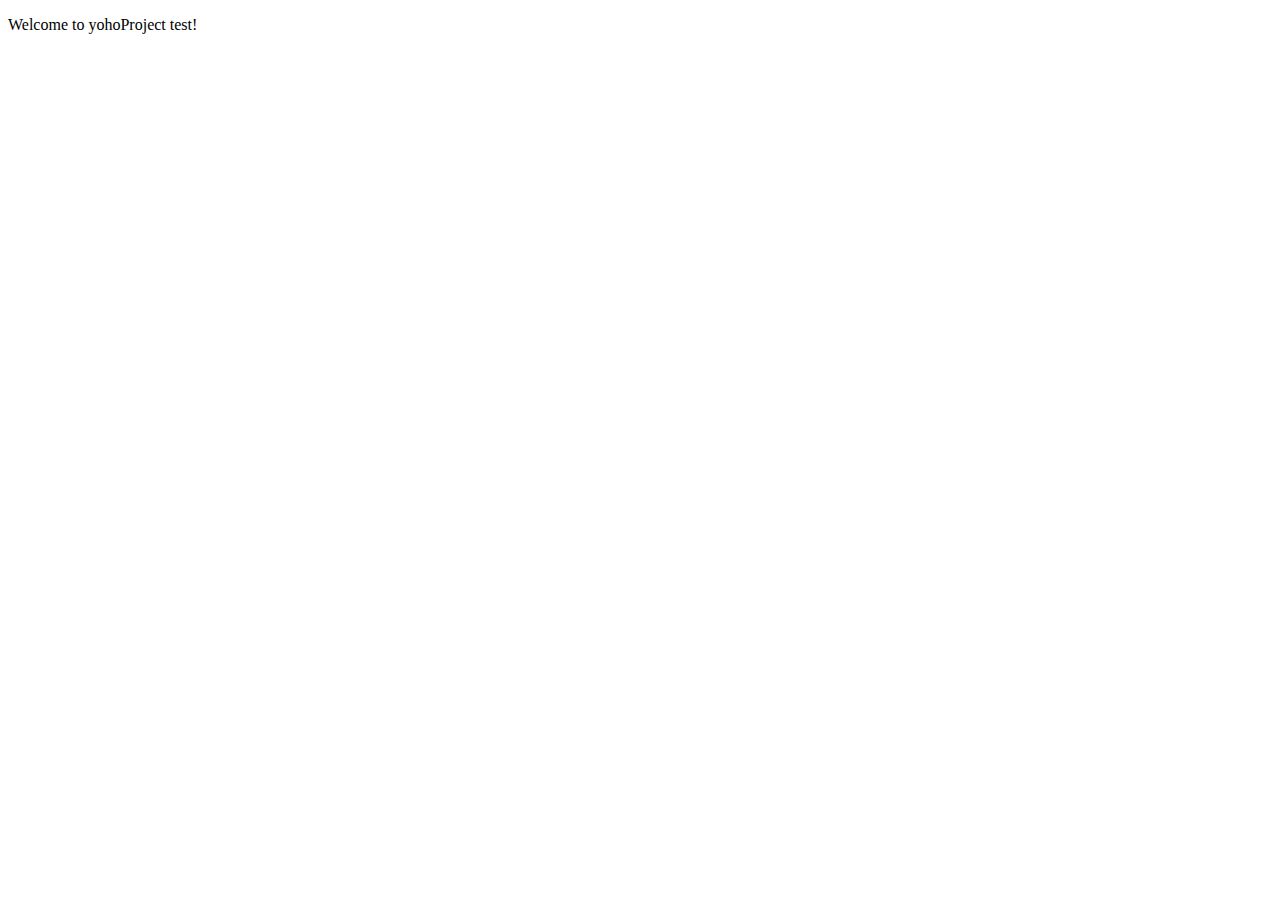
<file: test.html>
<!DOCTYPE html>
<html lang="en">
<head>
    <meta charset="UTF-8">
    <meta name="viewport" content="width=device-width, initial-scale=1.0">
    <meta http-equiv="X-UA-Compatible" content="ie=edge">
    <title>Document</title>
</head>
<body>
    <p>
        Welcome to yohoProject test!
    </p>
</body>
</html>
</file>
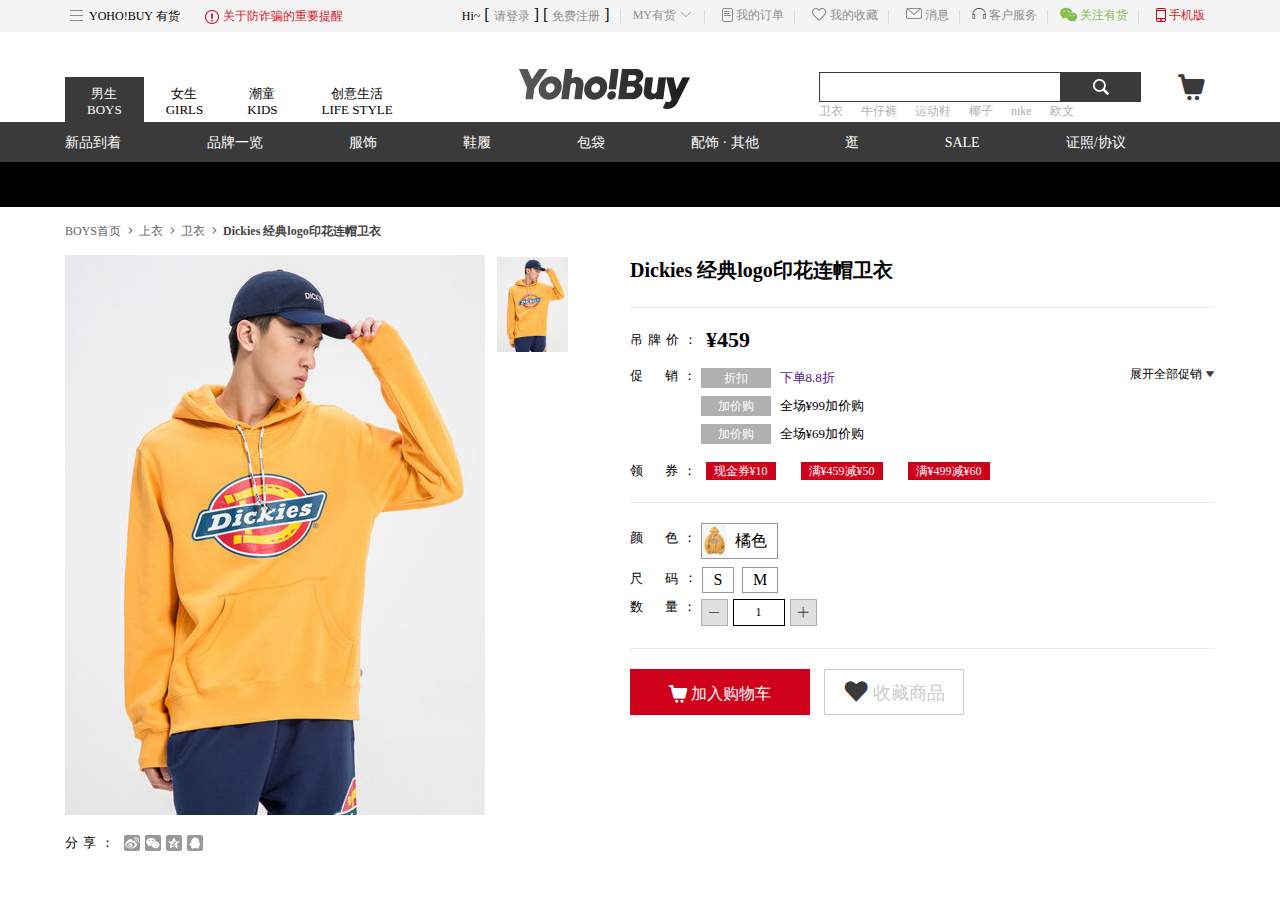
<file: yohoo_fake/src/details.html>
<!DOCTYPE html>
<html lang="en">

<head>
    <meta charset="UTF-8">
    <meta name="viewport" content="width=device-width, initial-scale=1.0">
    <meta http-equiv="X-UA-Compatible" content="ie=edge">
    <meta name="keywords" content="SALE,男装SALE,男装折扣">
    <meta name="description"
        content="YOHO!BUY有货SALE频道提供男装折扣，精致品牌男装sale,男装,针织衫,外套 卫衣,衬衫,T恤/POLO衫,裤子,品牌男鞋等限时特惠。YOHO!BUY有货男装折扣,100%正品保证！">
    <link rel="stylesheet" href="css/reset.css">
    <link rel="stylesheet" href="css/public.css">
    <link rel="stylesheet" href="css/style.css">
    <title>YOHO!BUY有货</title>
</head>

<body >
    <!------------------------ 头部开始 ------------------------>
    <div id="yoho-header">
        <!-- 头部工具栏 -->
        <div class="tool-wrap">
            <div class="content center-content">
                <div class="group-map">
                    <span class="iconfont"></span>
                    <a href="javascript:;">YOHO!BUY 有货</a>
                    <ul class="group-list">
                        <li>
                            <a href="javascript:;" class="yoho-group">YOHO!</a>
                        </li>
                        <li>
                            <a href="javascript:;" class="yoho-group">YOHO!BOYS</a>
                        </li>
                        <li>
                            <a href="javascript:;" class="yoho-group" r>YOHO!GIRLS</a>
                        </li>
                        <li>
                            <a href="javascript:;" class="yoho-group">Mars</a>
                        </li>
                        <li>
                            <a href="javascript:;" class="yoho-group">YO'HOOD</a>
                        </li>
                    </ul>
                </div>
                <div class="zhapian-info">
                    <span class="iconfont"></span>
                    <a href="javascript:;">关于防诈骗的重要提醒</a>
                </div>
                <!-- 右侧栏 -->
                <div class="main-tools">
                    <ul>
                        <li id="loginBox">
                            <span class="hi">Hi~</span>
                            [ <a id="signin-url" href="javascript:;" class="loginbar">请登录</a> ]
                            [ <a id="reg-url" href="javascript:;" class="registbar">免费注册</a> ]
                        </li>
                        <li class="myyoho" id="myYohoBox">
                            <span class="tag-seprate"></span>
                            <a href="javascript:;">MY有货</a>
                            <span class="iconfont"></span>
                        </li>
                        <li class="myorder">
                            <span class="tag-seprate"></span>
                            <span class="iconfont"></span>
                            <a href="javascript:;">我的订单</a>
                        </li>
                        <li class="mycollect">
                            <span class="tag-seprate"></span>
                            <span class="iconfont"></span>
                            <a href="javascript:;">我的收藏</a>
                        </li>
                        <li class="message">
                            <span class="tag-seprate"></span>
                            <span class="iconfont"></span>
                            <a href="javascript:;">消息</a>
                        </li>
                        <li class="help nav-drop-down-container">
                            <span class="tag-seprate"></span>
                            <span class="iconfont1" style="float: left;font-size: 14px;margin-right: 3px;"></span>
                            <a href="#">客户服务</a>
                            <!-- <ul class="nav-drop-down" style="display: none;">
                                    <li>
                                        <a href="javascript:;" target="_blank">在线客服</a>
                                    </li>
                                    <li>
                                        <a href="javascript:;">帮助中心</a>
                                    </li>
                                </ul> -->
                        </li>
                        <li class="we-chat download-code">
                            <span class="tag-seprate"></span>
                            <span class="iconfont1"
                                style="float: left;font-size: 14px;color: #86bf4a;margin-right: 3px;"></span>
                            <a href="">关注有货</a>
                            <div class="download-app-box">
                                <div class="we-chat-img code-img"></div>
                                <h5 class="qr-words">微信扫一扫</h5>
                                <h5 class="qr-words">关注公众号，送球鞋</h5>
                            </div>
                        </li>
                        <li class="phoneapp download-code" id="phoneApp">
                            <span class="tag-seprate"></span>
                            <span class="iconfont"></span>
                            <a href="javascript:;">手机版</a>
                        </li>
                    </ul>
                </div>
            </div>
        </div>
        <!-- 头部logo区 -->
        <div class="head-wrap">
            <h1 class="main-logo">YOHO!BUY 有货-潮流服饰,潮流女装,潮流男装,时尚潮流购物网站</h1>
            <ul class="main-nav-list">
                <li class="boys cure">
                    <h5 class="name-cn">
                        <a href="javascript:;" style="color: #fff;">男生</a>
                    </h5>
                    <h5 class="name-en">
                        <a href="javascript:; " style="color: #fff;">BOYS</a>
                    </h5>
                </li>
                <li class="girls">
                    <h5 class="name-cn">
                        <a href="javascript:;">女生</a>
                    </h5>
                    <h5 class="name-en">
                        <a href="javascript:;">GIRLS</a>
                    </h5>
                </li>
                <li class="kids">
                    <h5 class="name-cn">
                        <a href="javascript:;">潮童</a>
                    </h5>
                    <h5 class="name-en">
                        <a href="javascript:;">KIDS</a>
                    </h5>
                </li>
                <li class="lifestyle">
                    <h5 class="name-cn">
                        <a href="javascript:;">创意生活</a>
                    </h5>
                    <h5 class="name-en">
                        <a href="javascript:;">LIFE STYLE</a>
                    </h5>
                </li>
            </ul>
            <div class="func-area">
                <div class="search">
                    <form action="" method="" id="search-form">
                        <input class="search-key" style="color: rgb(153, 153, 153);">
                        <a class="search-btn" href="javascript:;"></a>
                    </form>
                    <ul class="search-hot">
                        <li><a href="javascript:;">卫衣</a></li>
                        <li><a href="javascript:;">牛仔裤</a></li>
                        <li><a href="javascript:;">运动鞋</a></li>
                        <li><a href="javascript:;">椰子</a></li>
                        <li><a href="javascript:;">nike</a></li>
                        <li><a href="javascript:;"> 欧文</a></li>
                    </ul>
                    <div class="go-cart">
                        <a href="javascript:;">
                            <span class="iconfont1 "></span>
                        </a>
                    </div>
                </div>
            </div>
        </div>
        <!-- 头部导航区 -->
        <div class="nav-wrap">
            <div class="center-content">
                <ul class="sub-nav-list">
                    <li><a href="javascript:;" class="white">新品到着</a></li>
                    <li><a href="javascript:;" class="white">品牌一览</a></li>
                    <li class="clothes">
                        <a href="javascript:;" class="white">服饰</a>
                        <div class="third-nav-wrapper">
                            <div class="center-content">
                                <dl class="category-list bordernone">
                                    <dt>
                                        <h3 class=""><a href="javascript:;">上装</a></h3>
                                    </dt>
                                    <dd>
                                        <a href="javascript:;" class="hot">卫衣</a>
                                    </dd>
                                    <dd>
                                        <a href="javascript:;" class="hot">夹克</a>
                                    </dd>
                                    <dd>
                                        <a href="javascript:;">衬衫</a>
                                    </dd>
                                    <dd>
                                        <a href="javascript:;">T恤</a>
                                    </dd>
                                    <dd>
                                        <a href="javascript:;">POLO衫</a>
                                    </dd>
                                    <dt>
                                        <h3 class=""><a href="javascript:;">下装</a></h3>
                                    </dt>
                                    <dd>
                                        <a href="javascript:;" class="hot">休闲裤</a>
                                    </dd>
                                    <dd>
                                        <a href="javascript:;">牛仔裤</a>
                                    </dd>
                                </dl>
                                <dl class="category-list">
                                    <dd>
                                        <a href="javascript:;">运动裤</a>
                                    </dd>
                                    <dd>
                                        <a href="javascript:;">短裤</a>
                                    </dd>
                                    <dt>
                                        <h3 class=""><a href="javascript:;">热门品牌</a></h3>
                                    </dt>
                                    <dd>
                                        <a href="javascript:;">MADNESS</a>
                                    </dd>
                                    <dd>
                                        <a href="javascript:;">Genanx</a>
                                    </dd>
                                    <dd>
                                        <a href="javascript:;">Dickies</a>
                                    </dd>
                                    <dd>
                                        <a href="javascript:;" class="hot">STORE by NIGO®</a>
                                    </dd>
                                    <dd>
                                        <a href="javascript:;">gxg.jeans</a>
                                    </dd>
                                    <dd>
                                        <a href="javascript:;">:CHOCOOLATE</a>
                                    </dd>
                                </dl>
                                <dl class="category-list">
                                    <dd>
                                        <a href="javascript:;" class="hot">MAMC</a>
                                    </dd>
                                    <dd>
                                        <a href="javascript:;">DUSTY</a>
                                    </dd>
                                    <dd>
                                        <a href="javascript:;">viishow</a>
                                    </dd>
                                    <dd>
                                        <a href="javascript:;" class="hot">NOTHOMME</a>
                                    </dd>
                                    <dd>
                                        <a href="javascript:;">SuaMoment</a>
                                    </dd>
                                    <dd>
                                        <a href="javascript:;">鬼洗</a>
                                    </dd>
                                    <dd>
                                        <a href="javascript:;">黑鲸</a>
                                    </dd>
                                </dl>
                                <a href="javascript:;"><img src="./img/01b9fb0416a35473b24f8fd2aae06a6ec8.jpg"></a>
                            </div>
                        </div>

                    </li>
                    <li><a href="javascript:;" class="white">鞋履</a> </li>
                    <li><a href="javascript:;" class="white">包袋</a> </li>
                    <li><a href="javascript:;" class="white">配饰 · 其他</a> </li>
                    <li><a href="javascript:;" class="white">逛</a> </li>
                    <li><a href="javascript:;" class="white">SALE</a></li>
                    <li><a href="javascript:;" class="white">证照/协议</a></li>
                </ul>
            </div>
        </div>
    </div>
    <!------------------------ 内容开始 ------------------------>
    <!-- 广告 -->
    <div class="brand-banner"></div>
    <!-- 地址 -->
    <div class="center-content1 neirong">
        <div class="path-nav">
            <a href="javascript:;" title="YOHO!有货">BOYS首页</a>
            <span class="iconfont1"></span>
            <a href="javascript:;" title="上衣">上衣</a>
            <span class="iconfont1"></span>
            <a href="javascript:;" title="卫衣">卫衣</a>
            <span class="iconfont1"></span>
            <span class="last">Dickies 经典logo印花连帽卫衣</span>
        </div>
        <!-- 内容 -->
        <div class="main">
            <div class="pull-left wrap">
                <div class="pull-left img">
                    <div class="spic">
                        <img src="./img/spic.jpg" alt="">
                        <div class="sf"></div>
                    </div>
                    <div id="bf">
                        <img src="./img/bpic.jpg" alt="" id="bpic">
                    </div>
                </div>
                <!-- 右侧小图列表 -->
                <div class="thumbs">
                    <ul>
                        <li>
                            <img src="./img/spic.jpg" alt="">
                        </li>
                        
                    </ul>
                </div>
                <!-- 分享到 -->
                <div class="share-row">
                    <span class="title pull-left">分享：</span>
                    <span class="share-wrapper pull-left">
                        <i class="weibo" title="分享到新浪微博"></i>
                        <i class="weixin" title="分享到微信朋友圈"></i>
                        <i class="qzone" title="分享到QQ空间"></i>
                        <i class="qq" title="分享到QQ好友"></i>
                    </span>
                </div>

            </div>
            <!-------- 商品详情信息 ------->
            <div class="infos">
                <h1 class="name">
                    Dickies 经典logo印花连帽卫衣
                </h1>
                <div class="line"></div>
                <!-- 价格 -->
                <p class="market-price">
                    <span class="price-row">
                        <span class="title">吊牌价：</span>
                        <span class="price">¥459</span>
                    </span>
                </p>
                <!-- 促销 -->
                <div class="row">
                    <span class="title pull-left">促&nbsp;&nbsp;销： </span>
                    <div class="activity-title">
                        <span>展开全部促销</span>
                        <i class="iconfont1 " style="font-size: 10px;"></i>
                    </div>
                    <!-- <div class="activity-container" style="display: none;">
                        <ul class="activity">
                            <li class="promotion-item">
                                <span class="ac-type">折扣</span>
                                <span class="ac-des small">
                                    <a target="_blank" href="">下单8.8折</a>
                                </span>
                            </li>
                            <li class="promotion-item">
                                <span class="ac-type">加价购</span>
                                <span class="ac-des small">
                                    <span>全场¥99加价购</span>
                                </span>
                            </li>
                            <li class="promotion-item">
                                <span class="ac-type">加价购</span>
                                <span class="ac-des small">
                                    <span>全场¥69加价购</span>
                                </span>
                            </li>
                            <li class="promotion-item">
                                <span class="ac-type">加价购</span>
                                <span class="ac-des small">
                                    <span>全场¥39加价购</span>
                                </span>
                            </li>
                            <li class="promotion-item">
                                <span class="ac-type">加价购</span>
                                <span class="ac-des small">
                                    <span>全场下单加¥10换购YOHO!当期热销新刊</span>
                                </span>
                            </li>
                        </ul>
                    </div> -->

                    <div class="pull-left">
                        <ul class="activity">
                            <li class="promotion-item ">
                                <span class="ac-type">折扣</span>
                                <span class="ac-des small">
                                    <a target="_blank" href="">下单8.8折</a>
                                </span>
                            </li>
                            <li class="promotion-item ">
                                <span class="ac-type">加价购</span>
                                <span class="ac-des small">
                                    <span>全场¥99加价购</span>
                                </span>
                            </li>
                            <li class="promotion-item ">
                                <span class="ac-type">加价购</span>
                                <span class="ac-des small">
                                    <span>全场¥69加价购</span>
                                </span>
                            </li>
                            <!-- <li class="promotion-item hide">
                                <span class="ac-type">加价购</span>
                                <span class="ac-des small">
                                    <span>全场¥39加价购</span>
                                </span>
                            </li>
                            <li class="promotion-item hide">
                                <span class="ac-type">加价购</span>
                                <span class="ac-des small">
                                    <span>全场下单加¥10换购YOHO!当期热销新刊</span>
                                </span>
                            </li> -->
                        </ul>
                    </div>
                </div>
                <!-- 领券 -->
                <div class="small-coupon-list">
                    <ul>
                        <li>
                            <a class="left title">领&nbsp;&nbsp;券：</a>
                        </li>
                        <li class="more-coupon ">
                            <div class="small coupon-item">
                                <a class="more-coupon small-desc">现金券¥10</a>
                            </div>
                        </li>
                        <li class="more-coupon ">
                            <div class="small coupon-item">
                                <a class="more-coupon small-desc">满¥459减¥50</a>
                            </div>
                        </li>
                        <li class="more-coupon ">
                            <div class="small coupon-item">
                                <a class="more-coupon small-desc">满¥499减¥60</a>
                            </div>
                        </li>
                    </ul>
                </div>
                <div class="line"></div>
                <!---- 颜色尺码数量 ---->
                <div class="trade-content">
                    <!-- 颜色 -->
                    <div class="type-chose">
                        <span class="title pull-left" style="line-height: 30px;">颜&nbsp;&nbsp;色：
                        </span>
                        <ul style="overflow: hidden;">
                            <li>
                                <img src="./img/xq1.jpg" alt="">
                                <span class="color-name">橘色</span>
                            </li>
                        </ul>
                    </div>
                    <!-- 尺码 -->
                    <div class="chose-size">
                        <span class="title pull-left">
                            <i class="sku-label">尺码</i>：
                        </span>
                        <ul class="size-wrapper">
                            <li>S</li>
                            <li>M</li>
                        </ul>
                    </div>
                    <!-- 数量 -->
                    <div class="chose-count">
                        <span class="title pull-left">数&nbsp;&nbsp;量：</span>
                        <div class="num-wraper">
                            <span class="minus-plus pull-left">
                                <i id="minus-num" class="iconfont1" style="font-size: 12px;line-height: 26px;"></i>
                            </span>
                            <span  class="num pull-left">1</span>
                            <span class="minus-plus pull-left">
                                <i id="plus-num" class="iconfont1" style="font-size: 12px;line-height: 24px;"></i>
                            </span>
                        </div>
                    </div>
                </div>
                <div class="line"></div>
                <!-- 加入购物车 -->
                <span id="add-to-cart" class="buy-btn">
                    <i class="iconfont1" style="color: #fff;font-size: 18px;">
                        
                    </i> 加入购物车
                </span>
                <!-- 收藏 -->
                <span id="collect-product" class="collect-product" style="color: #ccc;font-size: 18px;">
                    <i class="iconfont1"></i> 
                    <em>收藏商品</em>
                </span>
            </div>

        </div>
    </div>
</body>

</html>
</file>
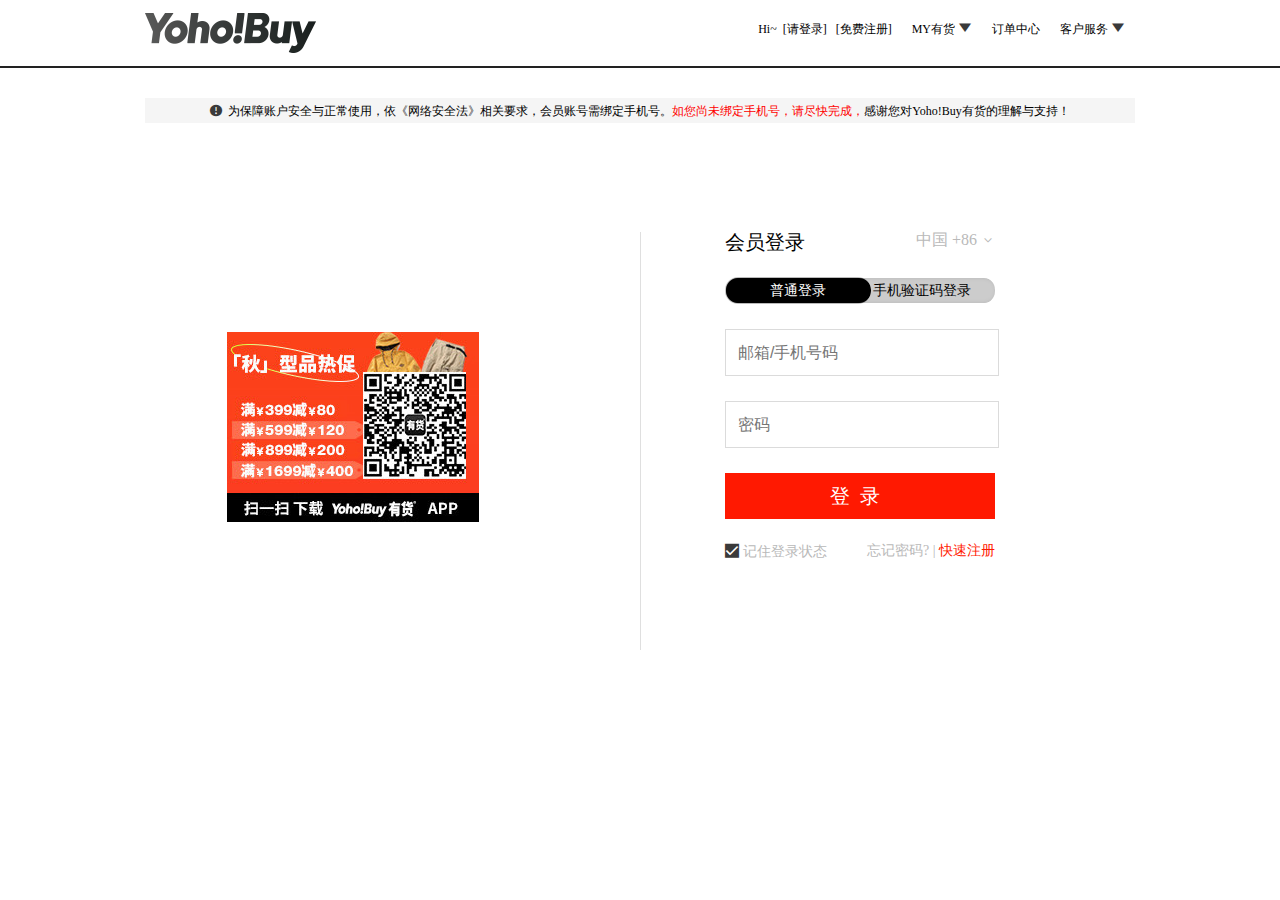
<file: yohoo_fake/src/login.html>
<!DOCTYPE html>
<html lang="en">

<head>
    <meta charset="UTF-8">
    <meta name="viewport" content="width=device-width, initial-scale=1.0">
    <meta http-equiv="X-UA-Compatible" content="ie=edge">
    <meta name="keywords" content="潮流,时尚潮流,潮流服饰,潮流购物网,潮流网站">
    <meta name="description"
        content="【YOHO!BUY有货】，年轻人潮流购物中心，潮流商品购物网站。作为YOHO!旗下的购物平台，汇集了全球潮流时尚商品和国内流行商品，★全场品牌正品保证，支持货到付款★">
    <title>用户登录</title>
    <link rel="stylesheet" href="./css/reset.css">
    <link rel="stylesheet" href="./css/style.css">
    <link rel="stylesheet" href="./css/public.css">
</head>

<body>
    <div class="simple-header">
        <div class="header-inner">
            <h2 class="logo">
                <a href="javascript:;">
                    <img src="./img/logo-en.png" alt="">
                </a>
            </h2>
            <ul class="header-tool">
                <li><span>Hi~</span>&nbsp;
                    <a href="javascript:;">[请登录]
                    </a>&nbsp;
                    <a href="javascript:;">[免费注册]
                    </a>
                </li>
                <li class="tool-options">
                    <span><a href="javascript:;">MY有货</a></span>
                    <i class="iconfont1 down-iconfont"></i>
                    <!-- <i class="options-icon up iconfont"></i>
                    <div class="tool-select" >
                        <a href="javascript:;">我的收藏</a>
                        <a href="javascript:;">优惠券</a>
                    </div> -->
                </li>
                <li>
                    <a href="javascript:;">订单中心</a>
                </li>
                <li class="tool-options tool-options-large">
                    <span><a href="javascript:;">客户服务</a></span>
                    <i class="iconfont1 down-iconfont"></i>
                    <!-- <i class="options-icon up iconfont"></i>
                        <div class="tool-select">
                            <a href="">在线客服</a>
                            <a href="">帮助中心</a>
                        </div> -->
                </li>
            </ul>
        </div>
    </div>
    <div class="login-page passport-page">
        <div style="font-size: 12px;text-align: center">
            <div
                style="display: inline-block;width: 990px; height: 25px; background-color: #f5f5f5; line-height: 25px; overflow: hidden; margin-top: 10px;">
                <i class="iconfont1"
                    style="font-size: 12px;"></i>&nbsp;&nbsp;为保障账户安全与正常使用，依《网络安全法》相关要求，会员账号需绑定手机号。<span
                    style="color: red;">如您尚未绑定手机号，请尽快完成，</span>感谢您对Yoho!Buy有货的理解与支持！
            </div>
        </div>
        <div class="passport-cover">
            <div class="cover-content">
                <a href="javascript:;" target="_bank">
                    <img class="cover-img" src="./img/login.jpg">
                </a>
            </div>
        </div>
        <!-- 登录表单 -->
        <form action="">
            <div class="content">
                <ul class="login-ul">
                    <div class="desktop-login">
                        <li class="relative  ">
                            <h2 class="title">会员登录</h2>
                            <span id="country-code" class="country-code">
                                <em>中国 +86</em>
                                <i class="iconfont1" style="color:#b9b9b9;font-size: 14px;"></i>
                            </span>
                        </li>
                        <li class="relative">
                            <div class="switch ">
                                <div class="left selected">普通登录</div>
                                <div class="right">手机验证码登录
                                </div>
                            </div>
                        </li>
                        <!-- 邮箱手机号 -->
                        <li class="relative password-login">
                            <input class="input" name="" value="" type="text" placeholder="邮箱/手机号码">
                        </li>
                        <!-- 密码 -->
                        <li class="relative password-login">
                            <input class="input" name="" type="password" placeholder="密码">
                        </li>
                        <!-- 登录按钮 -->
                        <li class="desktop-login">
                            <span class="login-btn ">登录</span>
                        </li>
                        <!-- 其他功能 -->
                        <li class="other-opts">
                            <span class="remember-me">
                                <i class="iconfont1" style="font-size: 14px;"></i>
                                记住登录状态
                            </span>
                            <span style="float: right;">
                                <a class="forget-password" href="javascript:;">忘记密码?</a>
                                |
                                <a class="fast-reg" href="./register.html" >快速注册</a>
                            </span>
                        </li>
                    </div>
                </ul>
            </div>


        </form>
    </div>

</body>

</html>
</file>
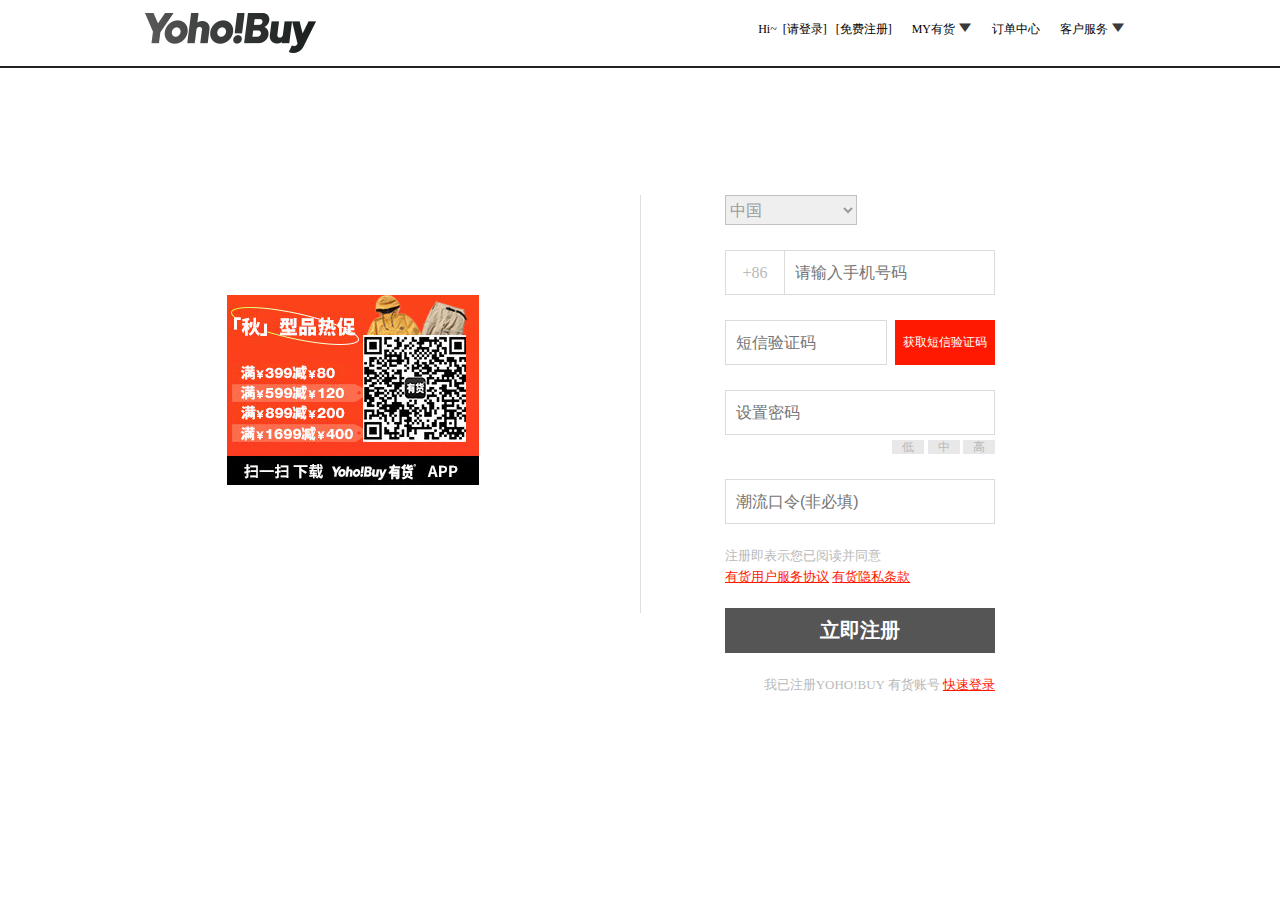
<file: yohoo_fake/src/register.html>
<!DOCTYPE html>
<html lang="en">

<head>
    <meta charset="UTF-8">
    <meta name="viewport" content="width=device-width, initial-scale=1.0">
    <meta http-equiv="X-UA-Compatible" content="ie=edge">
    <meta name="keywords" content="潮流,时尚潮流,潮流服饰,潮流购物网,潮流网站">
    <meta name="description"
        content="【YOHO!BUY有货】，年轻人潮流购物中心，潮流商品购物网站。作为YOHO!旗下的购物平台，汇集了全球潮流时尚商品和国内流行商品，★全场品牌正品保证，支持货到付款★">
    <title>新用户注册</title>
    <link rel="stylesheet" href="./css/reset.css">
    <link rel="stylesheet" href="./css/style.css">
    <link rel="stylesheet" href="./css/public.css">
</head>

<body>
    <div class="simple-header">
        <div class="header-inner">
            <h2 class="logo">
                <a href="javascript:;">
                    <img src="./img/logo-en.png" alt="">
                </a>
            </h2>
            <ul class="header-tool">
                <li><span>Hi~</span>&nbsp;
                    <a href="javascript:;">[请登录]
                    </a>&nbsp;
                    <a href="javascript:;">[免费注册]
                    </a>
                </li>
                <li class="tool-options">
                    <span><a href="javascript:;">MY有货</a></span>
                    <i class="iconfont1 down-iconfont"></i>
                    <!-- <i class="options-icon up iconfont"></i>
                            <div class="tool-select" >
                                <a href="javascript:;">我的收藏</a>
                                <a href="javascript:;">优惠券</a>
                            </div> -->
                </li>
                <li>
                    <a href="javascript:;">订单中心</a>
                </li>
                <li class="tool-options tool-options-large">
                    <span><a href="javascript:;">客户服务</a></span>
                    <i class="iconfont1 down-iconfont"></i>
                    <!-- <i class="options-icon up iconfont1"></i>
                                <div class="tool-select">
                                    <a href="">在线客服</a>
                                    <a href="">帮助中心</a>
                                </div> -->
                </li>
            </ul>
        </div>
    </div>
    <div class="yoho-page passport-page">
        <div class="passport-cover">
            <div class="cover-content">
                <a href="javascript:;" target="_bank">
                    <img class="cover-img" src="./img/login.jpg">
                </a>
            </div>
        </div>
        <!-- 注册信息 -->
        <div class="content">
            <div class="register-page">
                <ul>
                    <li class="clearfix">
                        <select class="region">
                            <option value="+61">澳大利亚</option>
                            <option value="+82">韩国</option>
                            <option value="+1">加拿大</option>
                            <option value="+60">马来西亚</option>
                            <option value="+1">美国</option>
                            <option value="+81">日本</option>
                            <option value="+65">新加坡</option>
                            <option value="+44">英国</option>
                            <option selected="selected" value="+86">中国</option>
                            <option value="+853">中国澳门</option>
                            <option value="+886">中国台湾</option>
                            <option value="+852">中国香港</option>
                        </select>
                    </li>
                    <li style="overflow: hidden;">
                        <span class="country-code">+86</span>
                        <input value="" class="input phone-num" type="text" placeholder="请输入手机号码">
                    </li>
                    <li style="overflow: hidden;">
                        <input id="msg-captcha" class="input va msg-captcha" type="text" name="" placeholder="短信验证码">
                        <input id="send-captcha" class="btn send-captcha" type="button" value="获取短信验证码">
                    </li>
                    <li>
                        <input class="input pwd" name="" placeholder="设置密码" maxlength="20" type="password">
                        <div class="pwd-intensity-container">
                            <span class="pwd-intensity low">低</span>
                            <span class="pwd-intensity mid">中</span>
                            <span class="pwd-intensity high">高</span>
                        </div>
                    </li>
                    <li>
                        <input id="invite-code" class="input invite-code" name="" placeholder="潮流口令(非必填)" maxlength="20"
                            type="text">
                    </li>
                    <li class="items-container">
                        <span>
                            注册即表示您已阅读并同意<br>
                            <a class="link go-yoho-items" href="javascript:;" target="_blank">有货用户服务协议</a>
                            <a class="link go-yoho-items" href="/javascript:;" target="_blank">有货隐私条款</a>
                        </span>
                    </li>
                    <!-- 登录按钮 -->
                    <li style="overflow: hidden;">
                        <input id="register-btn" class="btn register-btn disable" type="submit" value="立即注册">
                    </li>
                    <!-- 注册链接 -->
                    <li class="quick-login-container">
                        我已注册YOHO!BUY 有货账号
                        <a class="link go-login" href="./login.html">快速登录</a>
                    </li>
                </ul>
            </div>
        </div>
    </div>


</body>

</html>
</file>
<file: yohoo_fake/src/css/public.css>
@font-face {
    font-family: iconfont;
    src: url(../iconfont/iconfont.woff) format("woff")
}
.clearfix:after {
	content:'';
	display:block;
	clear:both
}

.iconfont1 {
    font-family: iconfont !important;
    font-style: normal;
    text-decoration: none;
    font-size: 26px;
    color: #3a3a3a;
}

#yoho-header .iconfont {
    margin-top: 10px;
    margin-right: 3px;
}
.tag-seprate {
    height: 14px;
    border-left: 1px solid #dcdcdc;
    margin-top: 10px;
    margin-right: 12px;
    float: left;
}

/* 头部logo 分类区 */
#yoho-header .head-wrap .main-nav-list li {
    float: left;
    padding: 8px 22px 5px;
    text-align: center;
}
#yoho-header .head-wrap .main-nav-list a {
    color: #000;
    font-size: 13px;
}
/* 头部导航区li a */
#yoho-header .nav-wrap .center-content .sub-nav-list li {
    line-height: 40px;
    padding-right: 46px;
    margin-right: 36px;
    display: inline-block;
}
#yoho-header .nav-wrap .center-content .sub-nav-list .white {
    color: #fff;
    font-size: 14px;
    line-height: 14px;
    display: inline-block;
    position: relative;
}

/* 中心区域 */
.center-content {
    width: 1150px;
    height: 100%;
    margin:  0 auto 0;
}
.center-content1 {
    width: 1150px;
    margin:  0 auto 0;
}
#yoho-header .nav-wrap .center-content .sub-nav-list .third-nav-wrapper dt {
    width: 180px;
    padding-bottom: 10px;
    border-bottom: 1px solid #000;
    line-height: 18px;
    margin-bottom: 20px;
}
#yoho-header .nav-wrap .center-content .sub-nav-list .third-nav-wrapper dt a {
    color: #000;
}
#yoho-header .nav-wrap .center-content .sub-nav-list .third-nav-wrapper .hot {
    color: #e01;
}
#yoho-header .nav-wrap .center-content .sub-nav-list .third-nav-wrapper dd a {
    color: #a1a1a1;
}
#yoho-header .nav-wrap .center-content .sub-nav-list .third-nav-wrapper dl {
    float: left;
    width: 278px;
    height: 352px;
    box-sizing: border-box;
    border-left: 1px solid #ccc;
    padding: 0 50px;
}

/* 左右箭头 */
.arrow {
    position: absolute;
    top: 50%;
    margin: -20px 0 0;
    width: 40px;
    height: 40px;
    line-height: 40px;
    text-align: center;
    z-index: 2;
    background: #fff;
    opacity: 0.55;
}

/* 内容区标题样式 */
.floor-title {
    margin: 0 auto;
    width: 298px;
    height: 31px;
    line-height: 31px;
    border: 1px solid #000;
    font-size: 16px;
    text-align: center;
}

/****** 潮流上装  潮下上装  时尚鞋履  潮人配饰  *****/
/* 标题 */
.tpl-recommend .floor-header {
    position: relative;
}
.tpl-recommend .floor-header a {
    position: absolute;
    right: 0;
    top: 10px;
    font-size: 14px;
    color: #000;
}

/* 内容区 */
.tpl-recommend .tpl-body {
    margin-bottom: 8px;
    overflow: hidden;
}
/* 左侧栏 */
.tpl-recommend .tpl-body
.tpl-nav {
    width: 185px;
    float: left;
    overflow: hidden;
}
.tpl-recommend .tpl-body
.tpl-nav .tpl-keywords {
    margin-bottom: 8px;
}
.tpl-recommend .tpl-body
.tpl-nav .keywords0 {
    margin-bottom: 10px!important;
    height: 152px!important;
}
.tpl-recommend .tpl-body
.tpl-nav .keywords1 {
    height: 86px!important;
}
.tpl-recommend .tpl-body
.tpl-nav a {
    display: block;
    margin-bottom: 10px;
}
.tpl-recommend .tpl-body
.tpl-nav .tpl-category {
    height: 228px;
    padding: 10px 0;
    background-color: #f8f8f8;
    overflow: hidden;
}
.tpl-recommend .tpl-body
.tpl-nav .tpl-category a {
    float: left;
    width: 50%;
    height: 38px;
    text-align: center;
    color: #000;
    overflow: hidden;
    font-size: 14px;
    line-height: 38px;
}
/* 中部 */
.tpl-recommend .tpl-body .tpl-brands {
    float: left;
    width: 378px;
    height: 512px;
    overflow: hidden;
    margin-left: 8px;
} 
.tpl-recommend .tpl-body .tpl-brands ul li {
    margin-top: 8px;
}
/* 右侧 */
.tpl-recommend .tpl-types {
    float: left;
    overflow: hidden;
    margin-top: -8px;
    width: 579px;
}
.tpl-recommend .tpl-types ul li {
    float: left;
    margin-left: 8px;
    margin-top: 8px;
}
/* 尾部 */
.tpl-recommend .tpl-products {
    overflow: hidden;
}
.tpl-recommend .tpl-products ul li {
    float: left;
    margin-left: 10px;
}
.tpl-recommend .tpl-products ul li a {
    width: 222px;
    height: 298px;
}
.shop-cart .order-pay .td {
    float: left;
    padding: 30px 0;
    font-size: 15px;
    font-weight: 300;
    text-align: center;
}
.promotion-pool .minus-plus {
    display: block;
    width: 25px;
    height: 25px;
    border: 1px solid #b0b0b0;
    text-align: center;
    cursor: pointer;
    background-color: #e0e0e0;
}
.promotion-pool .num {
    display: block;
    width: 50px;
    height: 25px;
    text-align: center;
    border: 1px solid #000;
    color: #000;
    font-size: 12px;
    margin-left: 5px;
    margin-right: 5px;
}

/* banner图隐藏 */
.hide {
    opacity: 0;
}
/* 下方鼠标移入增加的类 foucs */
.thumb-pagination li .focus {
    background: none;
}
</file>
<file: yohoo_fake/src/css/style.css>
a {
    text-decoration: none;
}
/* 右侧楼梯栏 */
#loutinav {
    width: 35px;
    position: fixed;
    top: 180px;
    left: 1400px;
    border: 1px solid #ddd;
    display: none;
}

#loutinav ul li {
    width: 60px;
    height: 32px;
    border-bottom: 1px dotted #DDDDDD;
    list-style: none;
    font-size: 12px;
    text-align: center;
    position: relative;
    cursor: pointer;
    padding: 10px 0;
    background: #888;
    color: #fff;
}

#loutinav ul li span {
    width: 60px;
    height: 32px;
    padding: 10px 0;
    line-height: 32px;
    position: absolute;
    top: 0px;
    left: 0px;
}

#loutinav ul li.last {
    background: #5e4a4a;
    color: #fff;
    border-bottom: 1px solid #ddd;
    line-height: 32px;
}

#loutinav ul li.active span {
    background: #c00;
    color: #fff;
    display: block;
}

#loutinav ul li:hover span {
    background: #c00;
    color: #fff;
    display: block;
}

/* 头部开始 */

#yoho-header {
    width: 100%;
}
/* 头部工具栏 */
#yoho-header .tool-wrap {
    width: 100%;
    background-color: #f4f4f4;
    height: 32px;
}

#yoho-header .tool-wrap .content .group-map {
    float: left;
    height: 32px;
    line-height: 30px;
    padding:0 5px;
}
#yoho-header .tool-wrap .content .group-map .iconfont{
    display: block;
    width: 16px;
    height: 12px;
    background: url(../img/sprite.scss.png )-19px -86px no-repeat;
    float: left;
    
}
#yoho-header .tool-wrap .content .group-map a {
    font-size: 12px;
    color: #000;
}
#yoho-header .tool-wrap .content .group-map:hover {
    background-color: #dcdcdc;
    
}
#yoho-header .tool-wrap .content .group-map:hover ul {
    display: block;
    z-index: 10;
}
/* group map 下拉菜单 */
#yoho-header .tool-wrap .content .group-map ul {
    position: absolute;
    display: none;
    width: 170px;
    top: 32px;
    margin-left: -5px;
    background-color: #f4f4f4;
    padding: 20px 0 20px 20px;
}

#yoho-header .tool-wrap .content .group-map ul li a {
    color: #9196a0;
    font-size: 14px;
}

#yoho-header .tool-wrap .content .zhapian-info {
    float: left;
    height: 32px;
    line-height: 30px;
    margin-left: 20px;
}
#yoho-header .tool-wrap .content .zhapian-info .iconfont {
    width: 15px;
    height: 14px;
    background: url(../img/sprite.scss.png )-107px -22px no-repeat;
    float: left;
}
#yoho-header .tool-wrap .content .zhapian-info a {
    font-size: 12px;
    color: #d71d32;
}
/* 右侧栏 */
#yoho-header .tool-wrap .content .main-tools {
    float: right;
    height: 32px;
}

#yoho-header .tool-wrap .content .main-tools ul li {
    float: left;
    height: 32px;
} 
#yoho-header .tool-wrap .content .main-tools #loginBox {
    padding-right: 10px;
}
#yoho-header .tool-wrap .content .main-tools #loginBox .hi {
    line-height: 32px;
    font-size: 12px;
}
#yoho-header .tool-wrap .content .main-tools #loginBox #signin-url,#reg-url {
    color: #8e8e8e;
    font-size: 12px;
}

#yoho-header .tool-wrap .content .main-tools  #myYohoBox {
     float: left;
     padding-right: 10px;
     line-height: 30px;
}
#yoho-header .tool-wrap .content .main-tools  #myYohoBox a{
    float: left;
    color: #8e8e8e;
    font-size: 12px;
}
#yoho-header .tool-wrap .content .main-tools  #myYohoBox .iconfont {
    display: block;
    float: left;
    width: 10px;
    height: 5px;
    background: url(../img/sprite.scss.png )-64px -86px no-repeat;
    margin-left: 5px;
    margin-top: 12px;
}

#yoho-header .tool-wrap .content .main-tools .myorder {
    float: left;
     padding-right: 10px;
     line-height: 30px;
}
#yoho-header .tool-wrap .content .main-tools .myorder .iconfont {
    display: block;
    float: left;
    width: 11px;
    height: 14px;
    background: url(../img/sprite.scss.png )0 -86px no-repeat;
    margin-left: 5px;
    margin-top: 8px;
}
#yoho-header .tool-wrap .content .main-tools .myorder a {
    float: left;
    color: #8e8e8e;
    font-size: 12px;
}

#yoho-header .tool-wrap .content .main-tools .mycollect {
    float: left;
    padding-right: 10px;
    line-height: 30px;
}
#yoho-header .tool-wrap .content .main-tools .mycollect .iconfont {
    display: block;
    float: left;
    width: 15px;
    height: 13px;
    background: url(../img/sprite.scss.png )-107px -44px no-repeat;
    margin-left: 5px;
    margin-top: 8px;
}
#yoho-header .tool-wrap .content .main-tools .mycollect a {
    float: left;
    color: #8e8e8e;
    font-size: 12px;
}

#yoho-header .tool-wrap .content .main-tools .message {
    float: left;
    padding-right: 10px;
    line-height: 30px;
}
#yoho-header .tool-wrap .content .main-tools .message .iconfont {
    display: block;
    float: left;
    width: 16px;
    height: 11px;
    background: url(../img/sprite.scss.png )-107px -65px no-repeat;
    margin-left: 5px;
    margin-top: 8px;
}
#yoho-header .tool-wrap .content .main-tools .message a {
    float: left;
    color: #8e8e8e;
    font-size: 12px;
}

/* 客户服务 */
#yoho-header .tool-wrap .content .main-tools .help {
    float: left;
    padding-right: 10px;
    line-height: 30px;
}

#yoho-header .tool-wrap .content .main-tools .help a {
    float: left;
    color: #8e8e8e;
    font-size: 12px;
}

/* 关注有货 */
#yoho-header .tool-wrap .content .main-tools .we-chat {
    float: left;
    padding-right: 10px;
    line-height: 30px;
    position: relative;
}
#yoho-header .tool-wrap .content .main-tools .we-chat a {
    float: left;
    color: #86bf4a;
    font-size: 12px;
}

#yoho-header .tool-wrap .content .main-tools .we-chat:hover {
    background-color: #eaeceb;
}
#yoho-header .tool-wrap .content .main-tools .we-chat:hover  .download-app-box {
    display: block;
    z-index: 10;
}
/* 二维码 */
#yoho-header .tool-wrap .content .main-tools .download-app-box{
    position: absolute;
    top: 32px;
    margin-left: -35px;
    width: 146px;
    padding: 20px 0 14px;
    background-color: #f4f4f4;
    display: none;
}
#yoho-header .tool-wrap .content .main-tools .download-app-box .we-chat-img {
    position: relative;
    background: url(../img/qr-wenle-wechat.png) 0px 0px no-repeat;
}
#yoho-header .tool-wrap .content .main-tools .download-app-box .code-img{
    margin: 2px auto 3px;
    width: 96px;
    height: 96px;
}
#yoho-header .tool-wrap .content .main-tools .download-app-box .qr-words {
    height: 18px;
    line-height: 18px;
    font-size: 12px;
    text-align: center;
}
/* 手机版 */
#yoho-header .tool-wrap .content .main-tools .phoneapp {
    float: left;
    padding-right: 10px;
    line-height: 30px;
}
#yoho-header .tool-wrap .content .main-tools .phoneapp .iconfont {
    display: block;
    float: left;
    width: 10px;
    height: 14px;
    background: url(../img/sprite.scss.png )0 -108px no-repeat;
    margin-left: 5px;
    margin-top: 8px;
}
#yoho-header .tool-wrap .content .main-tools .phoneapp a {
    float: left;
    color: #d71d32;
    font-size: 12px;
}
/* 头部logo区 */
#yoho-header .head-wrap {
    width: 1150px;
    height: 90px;
    margin:  0 auto 0;
    position: relative;
}
/* h1 */
#yoho-header .head-wrap .main-logo {
    background: url(../img/logo-en.png) no-repeat 50%;
    width: 182px;
    height: 53px;
    left: 39%;
    margin-top: 30px;
    position: absolute;
    text-indent: -999em;
} 

/* 分类 */
#yoho-header .head-wrap .main-nav-list {
    display: inline-block;
    vertical-align: top;
    padding-top: 45px;
    /* float: left; */
}
#yoho-header .head-wrap .main-nav-list .boys {
    background-color: #3a3a3a;
}
/* 搜索栏 */
#yoho-header .head-wrap .func-area {
    float: right;
    width: 378px;
    padding-right: 18px;
    margin-top: 40px;
    position: relative;
}
#yoho-header .head-wrap .func-area .search #search-form{
    width: 320px;
    height: 28px;
    background-color: #3a3a3a;
    border: 1px solid #3a3a3a;
    overflow: hidden;
}
/* input */
#yoho-header .head-wrap .func-area .search #search-form .search-key {
    width: 240px;
    height: 100%;
    border: none;
    background: #fff;
    box-sizing: border-box;
    padding-left: 10px;
    outline:none;
}
#yoho-header .head-wrap .func-area .search #search-form .search-btn {
    background: url(../img/search.png) no-repeat 50%;
    width: 78px;
    height: 28px;
    float: right;
    border: none;
    cursor: pointer;
}
/* search-hot */
#yoho-header .head-wrap .func-area .search .search-hot {
    width: 320px;
    height: 16px;
    box-sizing: border-box;
    overflow: hidden;
    display: inline-block;
}
#yoho-header .head-wrap .func-area .search .search-hot li {
    float: left;
}
#yoho-header .head-wrap .func-area .search .search-hot li a {
    display: inline-block;
    font-size: 12px;
    color: #b0b0b0;
    margin-right: 18px;
}
/* 购物车图标 */
#yoho-header .head-wrap .func-area .search .go-cart {
    float: right;
    position: absolute;
    right: 10px;
    top: 0px;
}
/* 头部导航区 */
#yoho-header .nav-wrap {
    width: 100%;
    height: 40px;
    background-color: #3a3a3a;
    position: relative
}

/* 二级菜单 */
#yoho-header .nav-wrap .center-content .sub-nav-list .third-nav-wrapper{
    width: 100%;
    height: 410px;
    position: absolute;
    left: 0;
    top: 38px;
    padding: 30px 0;
    background-color: #f8f8f8;
    z-index: 10;
    display: none;
}
#yoho-header .nav-wrap .center-content .sub-nav-list .third-nav-wrapper .bordernone {
    width: 228px;
    border-left: 0;
    padding-left: 0;
}

/***** banner区域 ******/
#slide-container {
    width: 1150px;
    margin: 10px auto 0;
    height: 510px;
    /* margin-top: 10px; */
}
#slide-container .slide-wrapper {
    width: 100%;
    position: relative;
    height: 450px;
    overflow: hidden;
}
#slide-container .slide-wrapper ul {
    position: relative;
}
#slide-container .slide-wrapper ul li {
    position: absolute;
    left: 0;
    top: 0;
}

/* 下方选择图 */
#slide-container .thumb-pagination {
    width: 1148px;
    margin: 6px auto 0;
    padding-left: 2px;
}
#slide-container .thumb-pagination .clearfix li {
    position: relative;
    float: left;
    margin-left: 6px;
    width: 138px;
    height: 54px;
}
#slide-container .thumb-pagination .clearfix :first-child {
    margin-left:0;
}
.thumb-pagination li a {
    position: absolute;
    left: 0;
    right: 0;
    bottom: 0;
    top: 0;
    background: #000;
    opacity: .3;
}
/* 箭头 */
 .slide-switch a {
    position: absolute;
    top: 50%;
    margin: -30px 0 0;
    width: 60px;
    height: 60px;
    line-height: 56px;
    text-align: center;
    z-index: 2;
    background: #fff;
    opacity: .55;
}
.slide-switch .prev {
    left: 0px;
}
.slide-switch .next {
    right: 0px;
}
/***** 内容区 ******/

/* 人气单品 */
.singlehot-wrap {
    width: 1158px;
    height: 665px;
    margin: 0 auto 0;
    overflow: hidden;
}
.singlehot-wrap .floor-header {
    position: relative;
    margin: 80px 0 40px;
}

.singlehot-wrap .singlehot ul li {
    margin-left: 8px;
    margin-bottom: 8px;
    float: left;
}
/***  优选品牌 ***/.floor-header {
    position: relative;
    margin: 80px 0 40px;
}

/* 优选内容区 */
.floor-header .preference-brand {
    overflow: hidden;
}
.preference-brand .img-brand {
    position: relative;
    width: 100%;
    height: 175px;
    overflow: hidden;
}
.preference-brand .img-brand ul li {
    float: left;
    margin-right: 8px;
    width: 378px!important;
    height: 175px;
    line-height: 175px;
    overflow: hidden;
    font-size: 0;
    text-align: center;
}
/* 箭头 */
.prev {
    left: 0;
}
.next {
    right: 0;
}
/* logo区域 */
.preference-brand .logo-brand {
    width: 100%;
    height: 282px;
    overflow: hidden;
}
.preference-brand .logo-brand ul li {
    float: left;
    margin: 8px 8px 0 0;
    width: 185px;
    height: 86px;
    line-height: 86px;
    font-size: 0;
    text-align: center;
}
/* 新品上架 */
#newarrivals .good-info {
    width: 222px!important;
    height: 408px!important;
    margin-right: 10px;
    margin-bottom: 0;
    float: left;
}
#newarrivals .goods-container {
    overflow: hidden;
}
#newarrivals .good-info .tag-container {
    font-size: 12px;
    height: 22px;
    line-height: 22px;
}
#newarrivals .good-info .good-detail-img {
    height: 298px!important;
    width: 100%;
    position: relative;
}
#newarrivals .good-info .good-detail-img a {
    display: block;
    overflow: hidden;
    width: 100%;
    height: 100%;
    color: #fff;
}
#newarrivals .good-info .good-detail-img img {
    width: 100%;
    height: 100%;
}
#newarrivals .good-info .good-detail-text {
    height: 80px;
    color: #222;
    font-size: 12px;
    text-align: center;
    overflow: hidden;
}
#newarrivals .good-info .good-detail-text a {
    margin-top: 16px;
    line-height: 1.5;
    display: block;
    overflow: hidden;
    text-overflow: ellipsis;
    white-space: nowrap;
    color: #000;
}
#newarrivals .good-info .good-detail-text .price {
    margin-top: 5px;
    line-height: 22px;
}

/**** 查看更多 *****/
.loading {
    position: relative;
    width: 100%;
    text-align: center;
    padding-top: 40px;
}
.loading a {
    display: block;
    height: 35px;
    width: 120px;
    margin: 0 auto 40px;
    background-color: #000;
    color: #fff;
    font-size: 14px;
    line-height: 35px;
    text-align: center;
}



/***** 表尾 ******/
/* 承诺 */
.yoho-footer {
    font-size: 12px;
}
.yoho-footer .footerbottom {
    width: 100%;
}
.yoho-footer * {
    box-sizing: border-box;
}
.yoho-footer .promise {
    padding: 20px 0 10px;
    background: #000;
}
.center-content {
    height: 30.9px;
    width: 1150px;
    margin-left: auto;
    margin-right: auto;
}
.yoho-footer .promise .left {
    float: left;
    margin-right: 60px;
    line-height: 30px;
    font-size: 12px;
    font-weight: 700;
}

.yoho-footer .promise .left .iconfont1 {
    display: inline-block;
    font-weight: 400;
    vertical-align: middle;
    margin-right: 5px;
}
.yoho-footer .red {
    color: #e01;
}
.yoho-footer .rgbf {
    color: #fff;
}

/* 帮助 */
.yoho-footer .footer-help {
    background: #000;
    font-size: 12px;
    overflow: hidden;
    height: 151px;
}
.yoho-footer .footer-help>div {
    padding: 15px 0;
    border-top: 1px solid #262626;
    height: 151px;
}
.yoho-footer .footer-help .left {
    height: 120px;
}
.yoho-footer .footer-help .left ul {
    width: 110%;
}
.yoho-footer .footer-help li {
    float: left;
    width: 180px;
}
.yoho-footer .footer-help p {
    line-height: 24px;
}
.yoho-footer .footer-help p span {
    color: #fff;
}
.yoho-footer .footer-help p a {
    color: #666;
}
/***** index css完 ******/



/***** login css开始 ******/
.simple-header {
    height: 66px;
    margin: 0 0 20px;
    border-bottom: 2px solid #222;
}
.simple-header .header-inner {
    width: 990px;
    height: 100%;
    margin: 0 auto;
}
.simple-header .logo {
    float: left;
    line-height: 66px;
    font-size: 0;
}
.simple-header .logo img {
    vertical-align: middle;
}
.simple-header .header-tool {
    float: right;
    line-height: 66px;
    font-size: 0;
}
.simple-header .header-tool li {
    font-size: 12px;
    display: inline-block;
    padding: 0 10px;
    line-height: 28px;
}
.simple-header .header-tool li a {
    color: #000;
}
.simple-header .header-tool .tool-options {
    position: relative;
    font-size: 12px;
    cursor: pointer;
}
.down-iconfont {
    font-size: 14px!important;
}
.passport-page {
    margin-right: auto;
    margin-left: auto;
    width: 1150px;
    overflow: hidden;
}
.passport-cover {
    float: left;
    margin: 107px 0;
    width: 575px;
}
.passport-cover .cover-content {
    padding: 50px 0;
    width: 100%;
    height: 318px;
    border-right: 1px solid #dfdfdf;
}
.passport-cover .cover-img {
    display: block;
    margin: 0 auto;
    margin-top: 50px;
    width: 252px;
    height: 190px;
}
/* 登录表单 */
.login-page .content {
    float: left;
    margin-top: 107px;
    padding-left: 85px;
}
.login-page .content .login-ul {
    width: 270px;
    height: 565px;
}
.login-page .login-ul li {
    margin-bottom: 25px;
    width: 270px;
    float: left;
}
.login-page .title {
    float: left;
    font-size: 20px;
}
.login-page .country-code {
    color: #b9b9b9;
    cursor: pointer;
    float: right;
}
.login-page .relative {
    position: relative;
}
.login-page .switch {
    width: 100%;
    height: 27px;
    background-image: url(../img/sprite.passport.png);
    background-position: -323px 0;
    background-size: 595px 298px;
    border-radius: 13px;
    font-size: 14px;
}
.login-page .switch .left.selected {
    background-image: url(../img/sprite.passport.png);
    background-position: -323px -35px;
    background-size: 595px 298px;
    color: #fff;
    float: left;
    width: 146px;
    height: 27px;
    text-align: center;
    line-height: 27px;
    border-radius: 13px;
    position: absolute;
    left: 0;
    cursor: pointer;
}
.login-page .switch .right {
    width: 146px;
    height: 27px;
    text-align: center;
    line-height: 27px;
    border-radius: 13px;
    position: absolute;
    right: 0;
    cursor: pointer;
    float: right;
}
/* 邮箱手机号 */
.passport-page .input {
    width: 268px;
    height: 43px;
    border: 1px solid #dbdbdb;
    color: rgba(0,0,0,.5);
    text-indent: 10px;
    font-size: 16px;
    outline:none;
}
/* 登录按钮 */
.passport-page .login-btn {
    display: block;
    width: 100%;
    height: 46px;
    background-color: #ff1901;
    color: #fff;
    text-align: center;
    letter-spacing: 10px;
    font-size: 20px;
    line-height: 46px;
    cursor: pointer;
}
/* 其他功能 */
.login-page .other-opts {
    color: #b9b9b9;
    font-size: 14px;
}
.login-page .forget-password {
    color: #b9b9b9;
}
.login-page .other-opts .fast-reg {
    color: #ff1901;
}
/**** login css 完 *****/



/**** 注册页面css 开始 ***/
.yoho-page .content {
    float: left;
    margin-top: 107px;
    padding-left: 85px;
}
.yoho-page .register-page {
    color: #b9b9b9;
    font-size: 14px;
}
.register-page li {
    position: relative;
    margin-bottom: 25px;
    width: 270px;
}
.register-page li .region {
    padding: 4px 0;
    width: 132px;
    height: 30px;
    border-color: #c1c1c1;
    color: #9a9a9a;
    font-size: 16px;
    outline: none;
}
.register-page li .country-code {
    display: block;
    float: left;
    width: 58px;
    height: 43px;
    border: 1px solid #dbdbdb;
    border-right: 0;
    text-align: center;
    white-space: nowrap;
    font-size: 16px;
    line-height: 43px;
}
.register-page li .input {
    padding: 0;
    width: 268px;
    height: 43px;
    border: 1px solid #dbdbdb;
    color: #9a9a9a;
    text-indent: 10px;
    font-size: 16px;
    line-height: 43px;
}
.register-page li .input.phone-num {
    position: absolute;
    top: 0;
    right: 0;
    display: block;
    width: 209px;
}

.register-page li .input.msg-captcha {
    float: left;
    width: 160px;
}
.register-page li .send-captcha {
    position: absolute;
    top: 0;
    right: 0;
    width: 100px;
    background: #ff1901;
    text-indent: 0;
    letter-spacing: 0;
    font-size: 12px;
}
.register-page li .btn {
    padding: 0;
    height: 45px;
    border: none;
    color: #fff;
    text-align: center;
    line-height: 45px;
    outline: none;
    cursor: pointer;
}

/* 密码 */
.register-page li .pwd-intensity-container {
    overflow: hidden;
    margin-top: 5px;
    width: 270px;
    height: auto;
    text-align: right;
}
.register-page li .pwd-intensity-container .pwd-intensity {
    padding: 1px 10px;
    height: 15px;
    background-color: #e8e8e8;
    text-align: center;
    font-size: 12px;
}

/* 注册协议 */
.register-page li.items-container {
    text-align: left;
    white-space: nowrap;
    font-size: 13px;
}
.register-page li.items-container a {
    display: inline-block;
    color: #ff1901;
    margin-top: 8px;
}

/* 登录按钮 */
.register-page li .register-btn {
    background: #555;
}
.register-page li .register-btn {
    width: 270px;
    font-weight: 700;
    font-size: 20px;
    float: left;
}
/* 注册链接 */
.register-page li.quick-login-container {
    width: 270px;
    text-align: right;
    white-space: nowrap;
    font-size: 13px;
}
.register-page li .link {
    color: #ff1901;
    text-decoration: underline;
}

/**** 注册页面css 完 ****/





/** 购物车页面css 开始 ***/
.shop-cart {
    width: 990px;
    height: 1000px;
    margin: 40px auto;
}
.shop-cart .order-title {
    position: relative;
    margin: 40px auto 50px;
    height: 42px;
}
.shop-cart .order-title:before {
    content: "";
    display: block;
    background-image: url(../img/sprite.cart.png);
    background-position: -234px -38px;
    background-size: 460px 217px;
    width: 150px;
    height: 42px;
}
/* 温馨提示 */
.shop-cart .cartnew-tips {
    height: auto;
    overflow: hidden;
    font-size: 12px;
    font-weight: 300;
    margin-bottom: 10px;
}
.shop-cart .cartnew-tips .tipsbox {
    position: relative;
    float: left;
    width: 100%;
    height: 24px;
    line-height: 24px;
    padding: 4px 0;
    color: #818181;
    font-size: 14px;
    font-weight: 300;
    background-color: #f0f0f0;
}
.shop-cart .cartnew-tips .tipsbox .btn-close {
    width: 13px;
    height: 13px;
    padding: 0;
    margin-right: 30px;
    margin-top: 5px;
    background-image: url(../img/sprite.cart.png);
    background-position: -204px -159px;
    background-size: 460px 217px;
    float: right;
    cursor: pointer;
}
.shop-cart .cartnew-tips .tipsbox strong {
    font-weight: 400;
    padding-left: 30px;
}
/* 商品列表 */
.shop-cart .order-pay {
    width: 100%;
    line-height: 150%;
}
.shop-cart .order-pay .cart-title {
    padding: 0 30px;
    background: #444;
    height: 50px;
    overflow: hidden;
}
.shop-cart .order-pay .cart-title p:first-child {
    padding-left: 20px;
}
.shop-cart .order-pay .cart-title p {
    display: inline-block;
    height: 50px;
    line-height: 50px;
    font-size: 16px;
    font-weight: 300;
    color: #fff;
    vertical-align: middle;
    text-align: center;
}
.shop-cart .order-pay .cart-title p.left {
    text-align: left;
}
.shop-cart .order-pay .cart-title p.right {
    text-align: right;
}

/* 商品详情 */
.promotion-pool .cart-table {
    border: 1px solid #e0e0e0;
    height: 152px;
    margin-top: 50px;
}
.shop-cart .pay-pro-icon {
    float: left;
    width: 66px;
    height: 90px;
    border: 1px solid #e9e9e9;
    box-sizing: border-box;
    display: block;
    position: relative;
}
.shop-cart .order-pay .pay-pro-info {
    float: left;
    text-align: left;
    padding-left: 15px;
    padding-top: 0;
    margin-left: 0;
    width: 280px;
}
.shop-cart .order-pay .pay-pro-info a {
    display: block;
    width: 280px;
    min-height: 44px;
    padding-left: 3px;
    color: #444;
    font-size: 15px;
    font-weight: 300;
    line-height: 1.5;
    text-decoration: none;
    text-align: left;
    overflow: hidden;
    text-overflow: ellipsis;
    word-break: break-all;
}
.shop-cart .order-pay .pay-pro-info span i {
    font-size: 14px;
    font-weight: 300;
    margin-left: 40px;
    display: inline-block;
    width: 14px;
    height: 14px;
    vertical-align: baseline;
    margin-right: 3px;
    /* visibility: hidden; */
}

.shop-cart .order-pay .product-price {
    margin-top: 33px;
    position: relative;
}
/* 数量 */
.promotion-pool .num-wraper {
    width: 128px;
    float: left;
    padding: 30px 0;
    margin-top: 32px;
    margin-left: 18px;
}
/* 小计 */
/* 操作 */
.shop-cart .order-pay .cart-operation .cart-del-btn,.cart-col-btn  {
    display: block;
    font-size: 12px;
    font-weight: 300;
    color: #000;
    text-align: right;
    cursor: pointer;
}


/**** 总计计算 *****/
.shop-cart .cart-fixed-submit {
    height: 50px;
    font-weight: 300;
    font-size: 14px;
    margin-top: 20px;
    float: left;
}
.shop-cart .cart-fixed-submit .cart-fixed-wrap {
    width: 100%;
    height: 50px;
    line-height: 50px;
    background-color: #e0e0e0;
}
.shop-cart .cart-fixed-submit .center {
    width: 990px;
    position: relative;
    padding-left: 50px;
    box-sizing: border-box;
}
.shop-cart .cart-fixed-submit .fixed-option {
    margin-right: 60px;
    display: inline-block;
}
.shop-cart .cart-fixed-submit .center .fixed-option a {
    margin-left: 20px;
}
.shop-cart .cart-fixed-submit .select-num {
    display: inline-block;
    margin-right: 26px;
}
.shop-cart .cart-fixed-submit strong {
    color: #d0021b;
}
/* 应付款 */
.shop-cart .cart-fixed-submit .price-sum {
    width: 264px;
    line-height: 1.3;
    vertical-align: middle;
    display: inline-block;
}
.shop-cart .cart-fixed-submit .price-sum .offer {
    color: #afafaf;
}
/* 结算按钮 */
.shop-cart .cart-fixed-submit .btn-account {
    width: 150px;
    height: 50px;
    padding: 0;
    text-align: center;
    border: 0;
    line-height: 50px;
    font-size: 20px;
    color: #fff;
    font-weight: 700;
    display: inline-block;
    background-color: #d0021b;
    cursor: pointer;
}
/** 购物车页面css 结束 ***/







/*** 详情页css 开始 ***/
/* 广告 */
.brand-banner {
    height: 45px;
    width: 100%;
    background: #000000
}
/* 地址 */
.path-nav {
    font-size: 12px;
    padding: 15px 0;
    height: 18px;
    line-height: 18px;
    color: #444;
}
.path-nav a {
    color: #666;
}
.path-nav .iconfont1 {
    font-size: 12px;
}
.path-nav .last {
    font-weight: 700;
}
/* 内容 */
.neirong .main {
    width: 1150px;
}
.neirong .main .wrap {
    width: 565px;
    height: 600px;
}
.pull-left {
    float: left;
}
.neirong .main .img {
    overflow: hidden;
    position: relative;
}
/* spic */ 
.neirong .main .img .spic {
    width: 420px;
    height: 560px;
}
/* bpic */
.neirong .main .img  #bf {
    position: absolute;
    width: 558px;
    height: 558px;
    border: 2px solid #b0b0b0;
    background: #fff;
    display: none;
    overflow: hidden;
    left: 515px;
    top: 0;
    z-index: 10;
}
/* 分享到 */
.neirong .main .share-row {
    float: left;
    margin-top: 20px;
    height: 16px;
}
 .neirong .main .title {
    color: #000;
    font-size: 13px;
    letter-spacing: 5px;
    line-height: 16px;
}

.share-wrapper i {
    display: block;
    float: left;
    margin-left: 5px;
    width: 16px;
    height: 16px;
    cursor: pointer;
}
.share-wrapper .weibo {
    background-image: url(../img/sprite.scss.png);
    background-size: 123px 122px;
    background-position: -48px -62px;
}
.share-wrapper .weixin {
    background-image: url(../img/sprite.scss.png);
    background-position: 0 -62px;
    background-size: 123px 122px;
}
.share-wrapper .qzone {
    background-image: url(../img/sprite.scss.png);
    background-size: 123px 122px;
    background-position: -24px -38px;
}
.share-wrapper .qq {
    background-image: url(../img/sprite.scss.png);
    background-size: 123px 122px;
    background-position: 0 -38px;
}

/* 右侧小图列表 */
.main .thumbs {
    float: left;
    width: 75px;
    height: 560px;
    margin-left: 10px;
    margin-right: 60px;
    overflow: hidden;
}
/* li样式 */
.main .thumbs ul li {
    display: block;
    width: 71px;
    height: 96px;
    cursor: pointer;
    margin-bottom: 15px;
    border: 2px solid #fff;
}
.main .thumbs ul li img {
    width: 71px;
}
/*** 商品详情信息 ***/
.main .infos {
    width: 585px;
    float: right;
}
.main .name {
    font-size: 20px;
    font-weight: 700;
    line-height: 30px;
}
.main .line {
    width: 100%;
    height: 2px;
    border-bottom: 1px solid #eaeceb;
    margin-top: 20px;
    margin-bottom: 20px;
}
/* 价格 */
.main .price-row {
    display: inline-block;
    height: 20px;
    margin-bottom: 10px;
}
.main .title {
    color: #000;
    font-size: 13px;
    letter-spacing: 5px;
    line-height: 20px;
}
.main .price {
    color: #000;
    font-size: 22px;
    line-height: 24px;
    font-weight: 700;
    display: inline-block;
    vertical-align: middle;
}
/* 促销 */
.main .row {
    overflow: hidden;
    margin-bottom: 10px;
    position: relative;
    width: 100%;
    margin-top: 10px;
}
.main .activity-title {
    height: 22px;
    position: absolute;
    right: 0;
    top: 0;
    font-size: 12px;
    cursor: pointer;
    z-index: 6;
}
.main .activity li {
    margin-bottom: 8px;
}
.main .ac-type {
    display: inline-block;
    width: 70px;
    height: 20px;
    line-height: 20px;
    margin-right: 5px;
    text-align: center;
    background: #b0b0b0;
    color: #fff;
    font-size: 12px;
}
.main .ac-des.small {
    width: 320px;
    font-size: 13px;
    display: inline-block;
    vertical-align: top;
    line-height: 20px;
}
/* 领券 */
.main .small-coupon-list {
    overflow: hidden;
}
.main .small-coupon-list .small {
    position: relative;
    float: left;
    height: 18px;
    margin-right: 20px;
    margin-left: 5px;
    background-color: #d0021b;
    min-width: 10px;
}
.main .small-coupon-list li {
    float: left;
}
.main .small-coupon-list .small-desc {
    line-height: 18px;
    font-size: 12px;
    color: #fff;
    margin-left: 8px;
    margin-right: 8px;
    cursor: pointer;
}
/*** 颜色尺码数量 ***/
/* 颜色 */
.main .type-chose ul {
    list-style: none;
    width: 510px;
    margin-top: -8px;
}
.type-chose {
    overflow: hidden;
}
.type-chose ul li {
    float: left;
    margin-right: 10px;
    cursor: pointer;
    border: 1px solid #999;
    height: 34px;
    margin-top: 8px;
    margin-bottom: 0;
}
.main .type-chose img {
    float: left;
    width: 25px;
    height: 34px;
}
.main .type-chose .color-name {
    float: left;
    height: 34px;
    line-height: 34px;
    text-align: center;
    margin-left: 8px;
    margin-right: 10px;
}
/* 尺码 */

.chose-size {
    overflow: hidden;
}
.chose-size .sku-label {
    letter-spacing: 22px;
    width: 54px;
    display: inline-block;
    overflow: hidden;
    white-space: nowrap;
    vertical-align: middle;
    line-height: 40px;
}
.main .size-wrapper {
    overflow: hidden;
    width: 510px;
    position: relative;
}
.main .size-wrapper li {
    float: left;
    display: block;
    height: 24px;
    line-height: 24px;
    margin-right: 8px;
    margin-top: 8px;
    padding: 0 10px;
    border: 1px solid #999;
    text-align: center;
    cursor: pointer;
    min-width: 10px;
}
/* 数量 */
.chose-count {
    overflow: hidden;
}
.chose-count .minus-plus {
    display: block;
    width: 25px;
    height: 25px;
    border: 1px solid #b0b0b0;
    text-align: center;
    cursor: pointer;
    background-color: #e0e0e0;
}
.chose-count .num {
    display: block;
    width: 50px;
    height: 25px;
    text-align: center;
    border: 1px solid #000;
    color: #000;
    font-size: 12px;
    margin-left: 5px;
    margin-right: 5px;
    line-height: 25px;
}

/**** 加入购物车 ****/
.main .buy-btn{
    display: inline-block;
    margin-right: 10px;
    margin-bottom: 15px;
    height: 46px;
    line-height: 46px;
    width: 180px;
    text-align: center;
    color: #fff;
    background: #d0021b;
    font-size: 16px;
    box-sizing: border-box;
    cursor: pointer;
}
/**** 收藏 ****/
.main .collect-product {
    display: inline-block;
    width: 140px;
    height: 46px;
    text-align: center;
    line-height: 38px;
    margin-bottom: 15px;
    background: #fff;
    color: #222;
    border: 1px solid #ccc;
    box-sizing: border-box;
    font-size: 16px;
    cursor: pointer;
}
/*** 详情页css 结束 ***/
</file>
